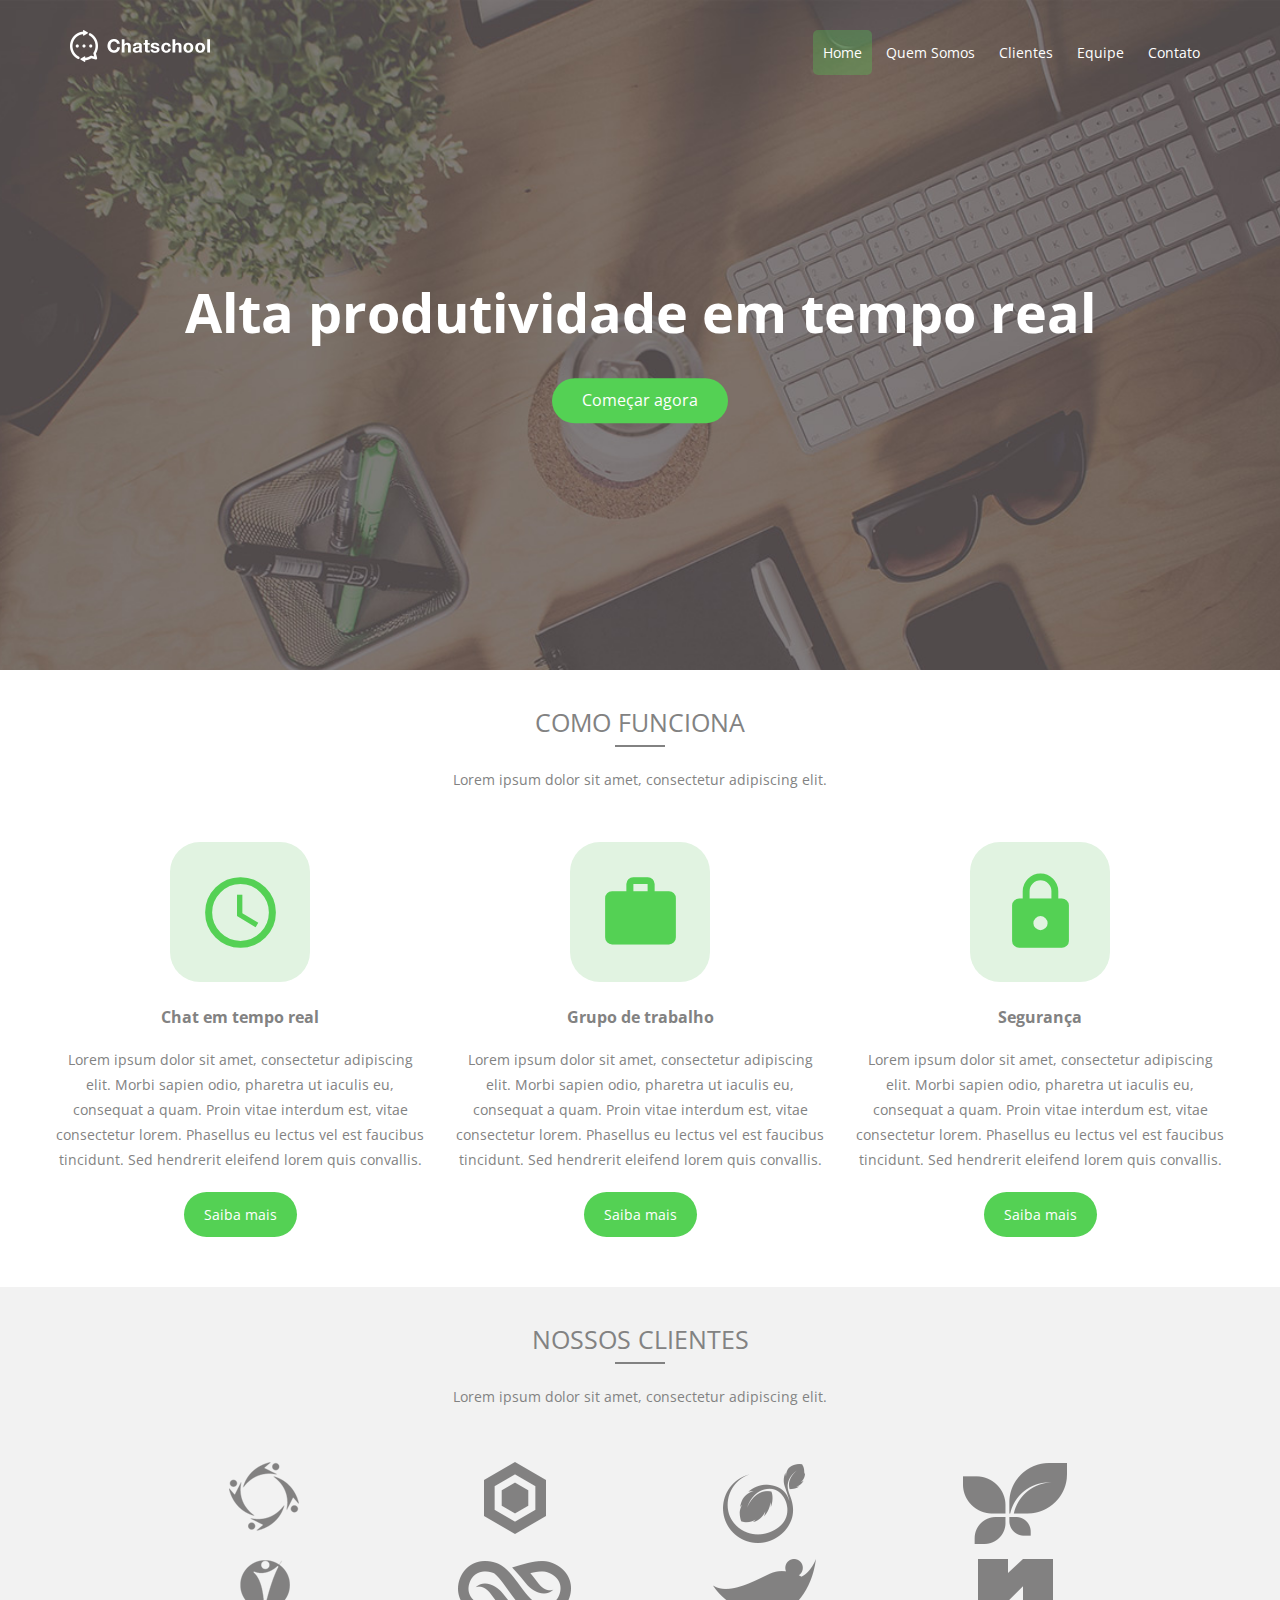
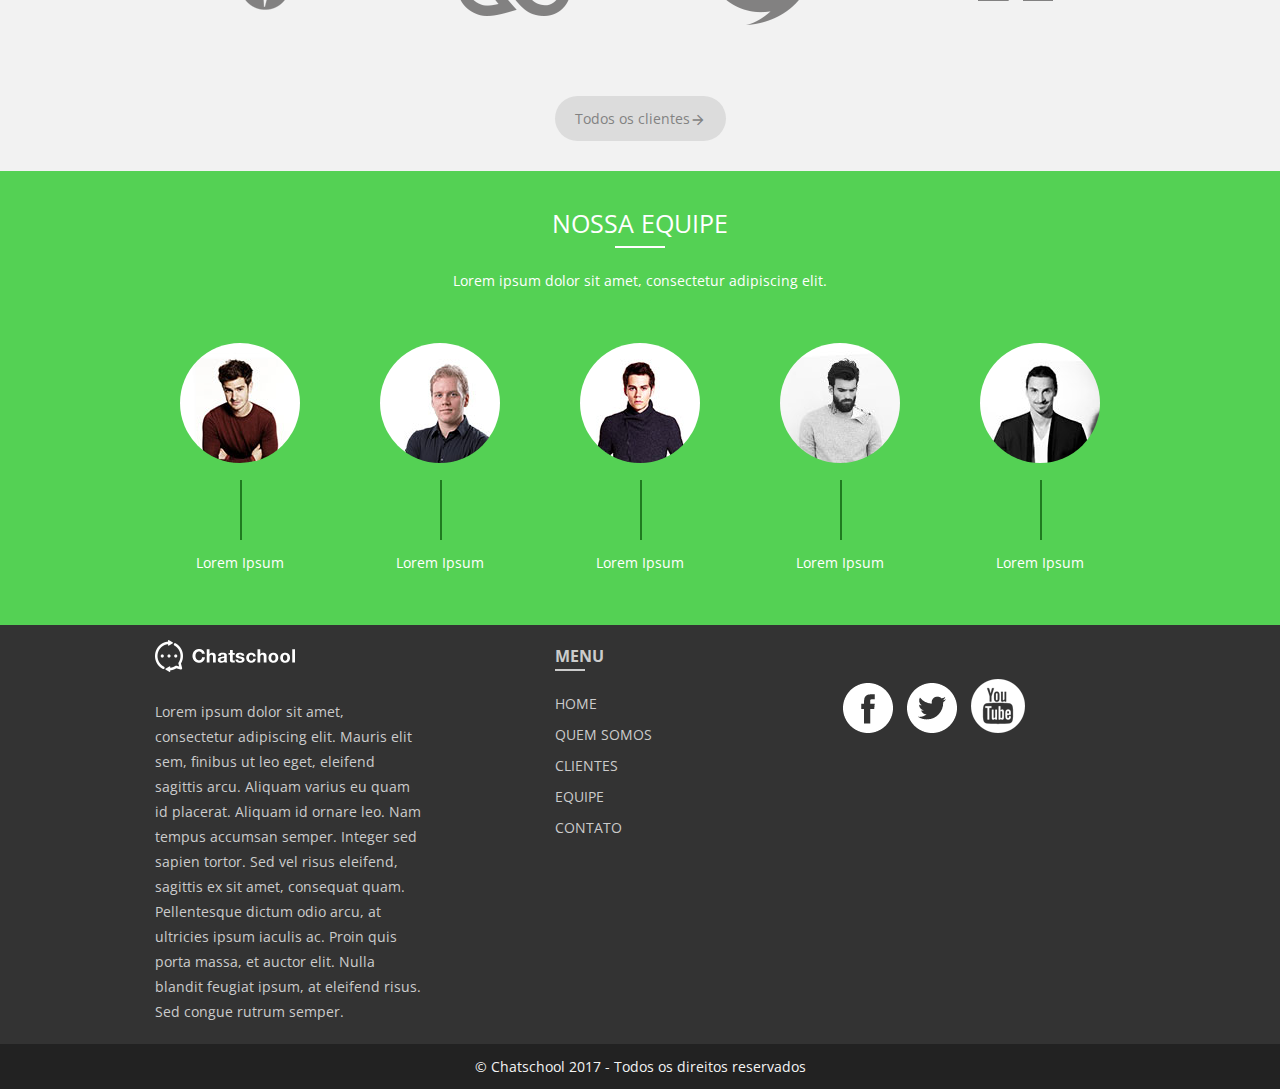
<file: index.html>
<!DOCTYPE html>
<html lang="pt-br">
<head>
  <meta charset="UTF-8">
  <meta name="viewport" content="width=device-width, initial-scale=1.0">
  <meta http-equiv="X-UA-Compatible" content="ie=edge">

  <link href="https://fonts.googleapis.com/css?family=Open+Sans" rel="stylesheet">
  <link href="https://fonts.googleapis.com/icon?family=Material+Icons" rel="stylesheet">
  <link href="css/pages/home.css" rel="stylesheet">

  <title>Chatschool</title>
</head>
<body>
  <header id="header" class="page-home">
    <div class="row">
      <div class="container">
        <div class="col col-6 col-desktop-3">
          <a href="">
            <img src="images/logo.png" alt="Logo Chatschool">
          </a>
        </div>
        <div class="col col-6 col-desktop-9">
          <nav>
            <ul>
              <li><a class="active" href="index.html">Home</a></li>
              <li><a href="quem-somos.html">Quem Somos</a></li>
              <li><a href="clientes.html">Clientes</a></li>
              <li><a href="equipe.html">Equipe</a></li>
              <li><a href="contato.html">Contato</a></li>
            </ul>
          </nav>
        </div>
      </div>
    </div>
    <div class="row">
      <div class="col col-desktop-12 title">
        <h1>Alta produtividade em tempo real</h1>
        <a class="btn" href="produto.html">Começar agora</a>
      </div>
    </div>
  </header>
  <main>
    <section id="how-it-work" class="section section-center">
      <h2>Como Funciona</h2>
      <p class="subtitle">Lorem ipsum dolor sit amet, consectetur adipiscing elit.</p>

      <div class="container">
        <div class="row">
          <div class="col col-desktop-4">
            <div class="icon-container">
              <i class="material-icons">
                schedule
              </i>
            </div>
            <h3>Chat em tempo real</h3>
            <p>Lorem ipsum dolor sit amet, consectetur adipiscing elit. Morbi sapien odio, 
              pharetra ut iaculis eu, consequat a quam. Proin vitae interdum est, vitae 
              consectetur lorem. Phasellus eu lectus vel est faucibus tincidunt. Sed 
              hendrerit eleifend lorem quis convallis.</p>
              <p><a href="" class="btn">Saiba mais</a></p>
          </div>
          <div class="col col-desktop-4">
            <div class="icon-container">
              <i class="material-icons">
                work
              </i>
            </div>
            <h3>Grupo de trabalho</h3>
            <p>Lorem ipsum dolor sit amet, consectetur adipiscing elit. Morbi sapien odio, 
              pharetra ut iaculis eu, consequat a quam. Proin vitae interdum est, vitae 
              consectetur lorem. Phasellus eu lectus vel est faucibus tincidunt. Sed 
              hendrerit eleifend lorem quis convallis.</p>
              <p><a href="" class="btn">Saiba mais</a></p>
          </div>
          <div class="col col-desktop-4">
            <div class="icon-container">
              <i class="material-icons">
                https
              </i>
            </div>
            <h3>Segurança</h3>
            <p>Lorem ipsum dolor sit amet, consectetur adipiscing elit. Morbi sapien odio, 
              pharetra ut iaculis eu, consequat a quam. Proin vitae interdum est, vitae 
              consectetur lorem. Phasellus eu lectus vel est faucibus tincidunt. Sed 
              hendrerit eleifend lorem quis convallis.</p>
              <p><a href="" class="btn">Saiba mais</a></p>
          </div>
        </div>
      </div>
    </section>
    <section id="customers" class="section section-center">
      <h2>Nossos clientes</h2>
      <p class="subtitle">Lorem ipsum dolor sit amet, consectetur adipiscing elit.</p>

      <div class="container">
        <div class="row">
          <div class="col col-desktop-3"><img src="images/clientes/icon1.png" alt=""></div>
          <div class="col col-desktop-3"><img src="images/clientes/icon2.png" alt=""></div>
          <div class="col col-desktop-3"><img src="images/clientes/icon3.png" alt=""></div>
          <div class="col col-desktop-3"><img src="images/clientes/icon4.png" alt=""></div>
        </div>
        <div class="row">
          <div class="col col-desktop-3"><img src="images/clientes/icon5.png" alt=""></div>
          <div class="col col-desktop-3"><img src="images/clientes/icon6.png" alt=""></div>
          <div class="col col-desktop-3"><img src="images/clientes/icon7.png" alt=""></div>
          <div class="col col-desktop-3"><img src="images/clientes/icon8.png" alt=""></div>
        </div>
        <div class="row">
          <div class="col col-desktop-12">
            <a href="" class="btn">Todos os clientes<i class="material-icons">arrow_forward</i></a>
          </div>
        </div>
      </div>
    </section>
    <section id="team" class="section section-center">
      <h2>Nossa Equipe</h2>
      <p class="subtitle">Lorem ipsum dolor sit amet, consectetur adipiscing elit.</p>
      <div class="container">
        <div class="row">
            <div class="col col-offset-desktop-1 col-desktop-2">
              <div class="img-box-round"><img src="images/team/team1.jpg" alt=""></div>
              <p class="img-box-label">Lorem Ipsum</p>
            </div>
            <div class="col col-desktop-2">
              <div class="img-box-round"><img src="images/team/team2.jpg" alt=""></div>
              <p class="img-box-label">Lorem Ipsum</p>
            </div>
            <div class="col col-desktop-2">
              <div class="img-box-round"><img src="images/team/team3.jpg" alt=""></div>
              <p class="img-box-label">Lorem Ipsum</p>
            </div>
            <div class="col col-desktop-2">
              <div class="img-box-round"><img src="images/team/team4.jpg" alt=""></div>
              <p class="img-box-label">Lorem Ipsum</p>
            </div>
            <div class="col col-desktop-2">
              <div class="img-box-round"><img src="images/team/team5.jpg" alt=""></div>
              <p class="img-box-label">Lorem Ipsum</p>
            </div>
        </div>
      </div>
    </section>
  </main>
  <footer id="footer">
    <div class="container">
      <div class="row">
        <div class="col col-offset-desktop-1 col-desktop-3">
          <p><a href=""><img src="images/logo.png" alt="Logo da Chatschool"></a></p>
          <p>
            Lorem ipsum dolor sit amet, consectetur adipiscing elit. Mauris elit sem, 
            finibus ut leo eget, eleifend sagittis arcu. Aliquam varius eu quam id 
            placerat. Aliquam id ornare leo. Nam tempus accumsan semper. Integer sed 
            sapien tortor. Sed vel risus eleifend, sagittis ex sit amet, consequat quam. 
            Pellentesque dictum odio arcu, at ultricies ipsum iaculis ac. Proin quis porta 
            massa, et auctor elit. Nulla blandit feugiat ipsum, at eleifend risus. Sed 
            congue rutrum semper. 
          </p>
        </div>
        <div class="col col-2 col-offset-desktop-1 col-desktop-2">
          <h3>Menu</h3>
          <nav>
            <ul>
              <li><a href="index.html">Home</a></li>
              <li><a href="quem-somos.html">Quem Somos</a></li>
              <li><a href="clientes.html">Clientes</a></li>
              <li><a href="equipe.html">Equipe</a></li>
              <li><a href="contato.html">Contato</a></li></ul>
          </nav>
        </div>
        <div class="col col-4 col-desktop-3 social">
          <a href=""><img src="images/social-facebook.png" alt=""></a>
          <a href=""><img src="images/social-twitter.png" alt=""></a>
          <a href=""><img src="images/social-youtube.png" alt=""></a>
        </div>
      </div>
    </div>
  </footer>
  <div id="copyright">
    &copy; Chatschool 2017 - Todos os direitos reservados
  </div>
</body>
</html>
</file>
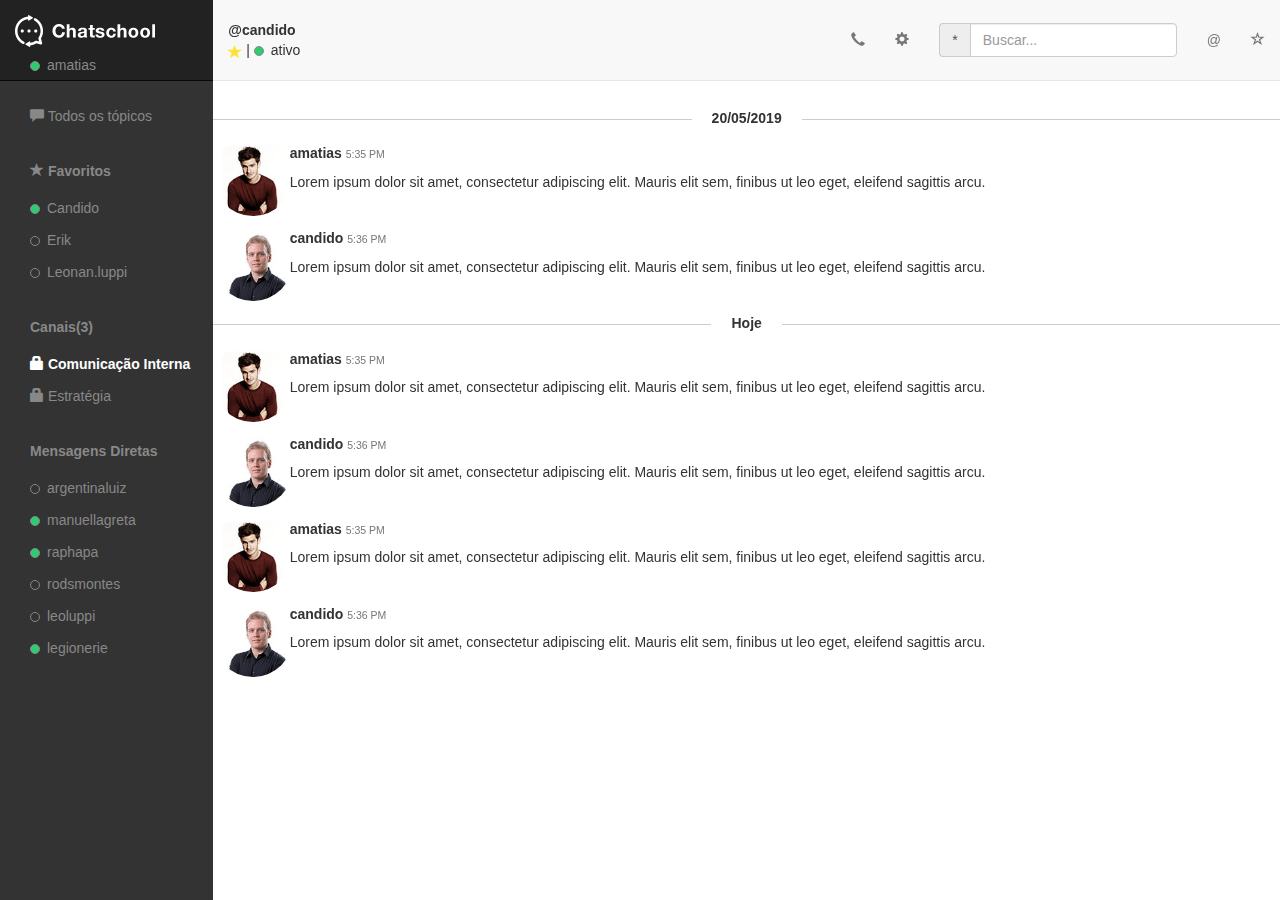
<file: projeto/index.html>
<!doctype html>
<html lang="pt-bt">
  <head>
    <!-- Required meta tags -->
    <meta charset="utf-8">
    <meta name="viewport" content="width=device-width, initial-scale=1, shrink-to-fit=no">

    <!-- Bootstrap CSS -->
    <link rel="stylesheet" href="css/bootstrap.min.css">
    <link rel="stylesheet" href="css/styles.css">

    <title>Chatschool</title>
  </head>
  <body>
    <div class="container-fluid box-100-height">
      <div class="row box-100-height">
        <section id="sidenav" class="col-md-2 box-100-height">
          <div class="navbar navbar-inverse navbar-static-top">
            <div class="container-fluid">
              <div class="navbar-header">
                <a href="" class="navbar-brand"><img src="../images/logo.png" alt=""></a>
              </div>
              <ul id="me" class="nav navbar-nav">
                <li class="online"><a href="">amatias</a></li>
              </ul>
            </div>
          </div>
          <ul class="nav nav-pills nav-stacked">
            <li class="no-status"><a href=""><span class="glyphicon glyphicon-comment"></span> Todos os tópicos</a></li>
          </ul>
          <ul class="nav nav-pills nav-stacked">
            <li class="nav-header"><span class="glyphicon glyphicon-star"></span> Favoritos</li>
            <li class="online">
              <a href="">Candido</a>
              <a href="" class="action">x</a>
            </li>
            <li>
              <a href="">Erik</a>
              <a href="" class="action">x</a>              
            </li>
            <li>
              <a href="">Leonan.luppi</a>
              <a href="" class="action">x</a>
            </li>
          </ul>
          <ul class="nav nav-pills nav-stacked">
            <li class="nav-header">Canais(3)</li>
            <li class="no-status active">
              <a href=""><span class="glyphicon glyphicon-lock"></span> Comunicação Interna</a>
              <a href="" class="action">x</a>
            </li>
            <li class="no-status">
              <a href=""><span class="glyphicon glyphicon-lock"></span> Estratégia</a>
              <a href="" class="action">x</a>
            </li>
          </ul>
          <ul class="nav nav-pills nav-stacked">
            <li class="nav-header">Mensagens Diretas</li>
            <li>
              <a href="">argentinaluiz</a>
              <a href="" class="action">x</a>
            </li>
            <li class="online">
              <a href="">manuellagreta</a>
              <a href="" class="action">x</a>
            </li>
            <li class="online">
              <a href="">raphapa</a>
              <a href="" class="action">x</a>
            </li>
            <li>
              <a href="">rodsmontes</a>
              <a href="" class="action">x</a>
            </li>
            <li>
              <a href="">leoluppi</a>
              <a href="" class="action">x</a>
            </li>
            <li class="online">
              <a href="">legionerie</a>
              <a href="" class="action">x</a>
            </li>
          </ul>
        </section>
        
        <section id="content" class="col-md-10 box-100-height">
          <div class="navbar navbar-default navbar-static-top">
            <div class="container-fluid">
              <ul id="chat-title" class="nav navbar-nav">
                <li>
                  <span>
                    <a href="" class="title">@candido</a>
                    <a href="" class="favorite"><span class="glyphicon glyphicon-star"></span> |</a>
                    <a class="status" href="">ativo</a>
                  </span>
                </li>
              </ul>
              <ul class="nav navbar-nav navbar-right">
                <li><a href=""><span class="glyphicon glyphicon-earphone"></span></a></li>
                <li><a href=""><span class="glyphicon glyphicon-cog"></span></a></li>
                <li>
                  <form action="" class="navbar-form navbar-left">
                    <div class="input-group">
                      <span class="input-group-addon">*</span>
                      <input type="text" class="form-control" placeholder="Buscar...">
                    </div>
                  </form>
                </li>
                <li><a href="">@</a></li>
                <li><a href=""><span class="glyphicon glyphicon-star-empty"></span></a></li>
              </ul>
            </div>
          </div>

          <div class="row">
            <div class="col-md-12 datetime-separator">
              <h5>20/05/2019</h5>
            </div>
          </div>

          <div class="row">
            <div class="col-md-1">
              <div class="img-box-round">
                <img src="../images/team/team1.jpg" alt="">
              </div>
            </div>
            <div class="col-md-11">
              <div class="row">
                <h5>amatias <small>5:35 PM</small></h5>
              </div>
              <div class="row">
                  Lorem ipsum dolor sit amet, consectetur adipiscing elit. Mauris elit sem, 
                  finibus ut leo eget, eleifend sagittis arcu.
              </div>
            </div>
          </div>

          <div class="row">
            <div class="col-md-1">
              <div class="img-box-round">
                <img src="../images/team/team2.jpg" alt="">
              </div>
            </div>
            <div class="col-md-11">
              <div class="row">
                <h5>candido <small>5:36 PM</small></h5>
              </div>
              <div class="row">
                  Lorem ipsum dolor sit amet, consectetur adipiscing elit. Mauris elit sem, 
                  finibus ut leo eget, eleifend sagittis arcu.
              </div>
            </div>
          </div>

          <div class="row">
            <div class="col-md-12 datetime-separator">
              <h5>Hoje</h5>
            </div>
          </div>
          <div class="row">
            <div class="col-md-1">
              <div class="img-box-round">
                <img src="../images/team/team1.jpg" alt="">
              </div>
            </div>
            <div class="col-md-11">
              <div class="row">
                <h5>amatias <small>5:35 PM</small></h5>
              </div>
              <div class="row">
                  Lorem ipsum dolor sit amet, consectetur adipiscing elit. Mauris elit sem, 
                  finibus ut leo eget, eleifend sagittis arcu.
              </div>
            </div>
          </div>

          <div class="row">
            <div class="col-md-1">
              <div class="img-box-round">
                <img src="../images/team/team2.jpg" alt="">
              </div>
            </div>
            <div class="col-md-11">
              <div class="row">
                <h5>candido <small>5:36 PM</small></h5>
              </div>
              <div class="row">
                  Lorem ipsum dolor sit amet, consectetur adipiscing elit. Mauris elit sem, 
                  finibus ut leo eget, eleifend sagittis arcu.
              </div>
            </div>
          </div>
          <div class="row">
            <div class="col-md-1">
              <div class="img-box-round">
                <img src="../images/team/team1.jpg" alt="">
              </div>
            </div>
            <div class="col-md-11">
              <div class="row">
                <h5>amatias <small>5:35 PM</small></h5>
              </div>
              <div class="row">
                  Lorem ipsum dolor sit amet, consectetur adipiscing elit. Mauris elit sem, 
                  finibus ut leo eget, eleifend sagittis arcu.
              </div>
            </div>
          </div>

          <div class="row">
            <div class="col-md-1">
              <div class="img-box-round">
                <img src="../images/team/team2.jpg" alt="">
              </div>
            </div>
            <div class="col-md-11">
              <div class="row">
                <h5>candido <small>5:36 PM</small></h5>
              </div>
              <div class="row">
                  Lorem ipsum dolor sit amet, consectetur adipiscing elit. Mauris elit sem, 
                  finibus ut leo eget, eleifend sagittis arcu.
              </div>
            </div>
          </div>
        </section>
      </div>
    </div>

    <!-- Optional JavaScript -->
    <!-- jQuery first, then Popper.js, then Bootstrap JS -->
    <script src="https://code.jquery.com/jquery-3.3.1.slim.min.js" integrity="sha384-q8i/X+965DzO0rT7abK41JStQIAqVgRVzpbzo5smXKp4YfRvH+8abtTE1Pi6jizo" crossorigin="anonymous"></script>
    <script src="https://cdnjs.cloudflare.com/ajax/libs/popper.js/1.14.7/umd/popper.min.js" integrity="sha384-UO2eT0CpHqdSJQ6hJty5KVphtPhzWj9WO1clHTMGa3JDZwrnQq4sF86dIHNDz0W1" crossorigin="anonymous"></script>
    <script src="js/bootstrap.min.js"></script>
  </body>
</html>
</file>
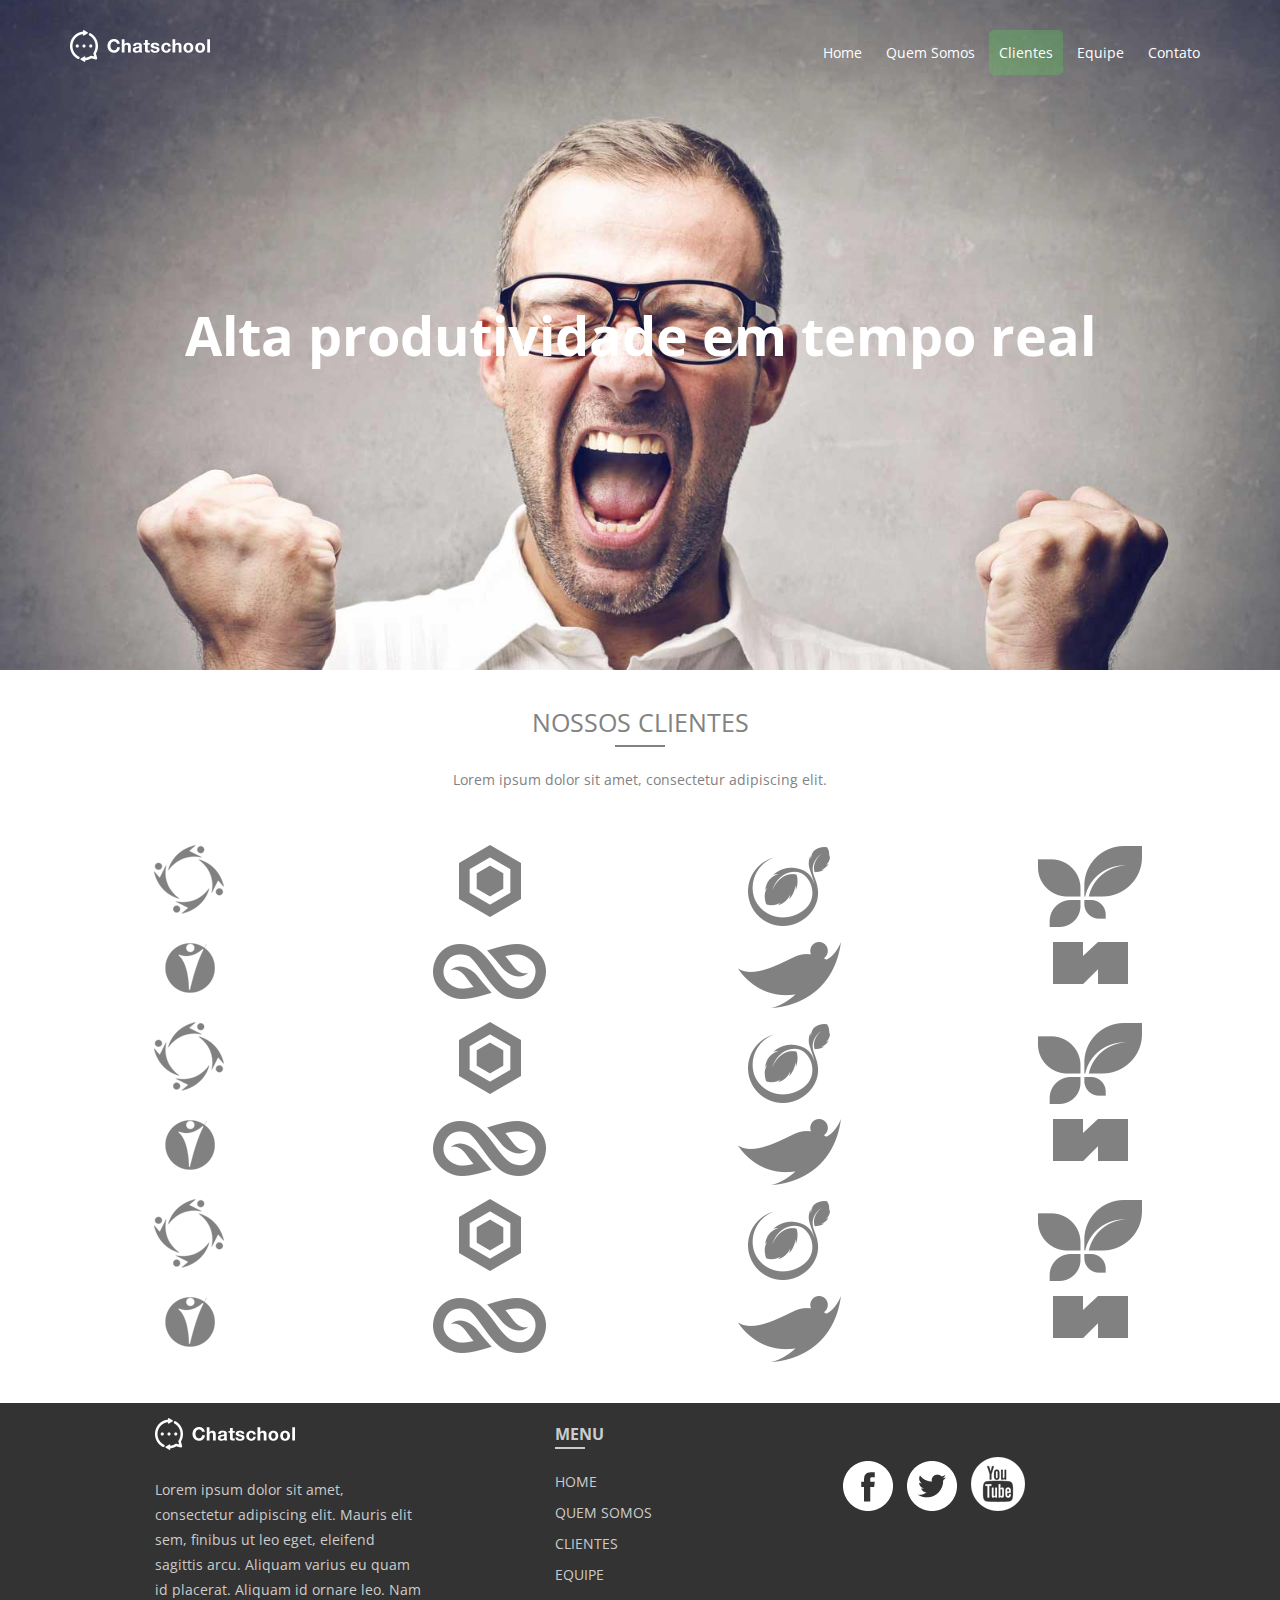
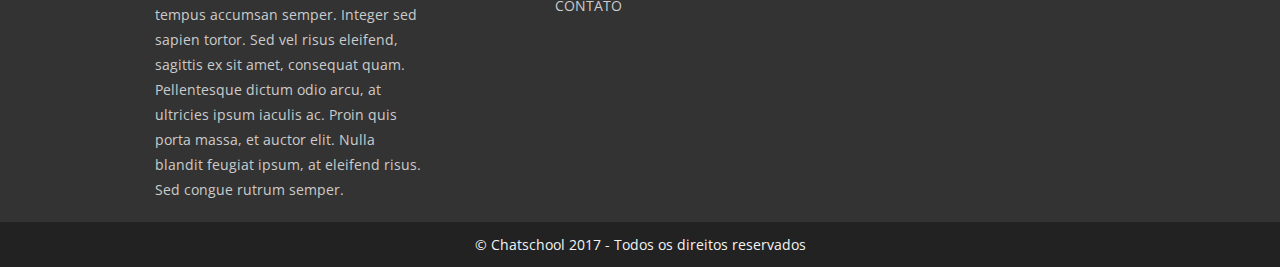
<file: clientes.html>
<!DOCTYPE html>
<html lang="pt-br">
<head>
  <meta charset="UTF-8">
  <meta name="viewport" content="width=device-width, initial-scale=1.0">
  <meta http-equiv="X-UA-Compatible" content="ie=edge">

  <link href="https://fonts.googleapis.com/css?family=Open+Sans" rel="stylesheet">
  <link href="https://fonts.googleapis.com/icon?family=Material+Icons" rel="stylesheet">
  <link href="css/pages/clientes.css" rel="stylesheet">

  <title>Clientes - Chatschool</title>
</head>
<body>
  <header id="header" class="page-clientes">
    <div class="row">
      <div class="container">
        <div class="col col-6 col-desktop-3">
          <a href="">
            <img src="images/logo.png" alt="Logo Chatschool">
          </a>
        </div>
        <div class="col col-6 col-desktop-9">
          <nav>
            <ul>
              <li><a href="index.html">Home</a></li>
              <li><a href="quem-somos.html">Quem Somos</a></li>
              <li><a class="active" href="clientes.html">Clientes</a></li>
              <li><a href="equipe.html">Equipe</a></li>
              <li><a href="contato.html">Contato</a></li>
            </ul>
          </nav>
        </div>
      </div>
    </div>
    <div class="row">
      <div class="col col-desktop-12 title">
        <h1>Alta produtividade em tempo real</h1>
      </div>
    </div>
  </header>
  <main>
    <section id="customers" class="section section-center">
      <h2>Nossos clientes</h2>
      <p class="subtitle">Lorem ipsum dolor sit amet, consectetur adipiscing elit.</p>

      <div class="container">
        <div class="row">
          <div class="col col-desktop-3 col-3"><img src="images/clientes/icon1.png" alt=""></div>
          <div class="col col-desktop-3 col-3"><img src="images/clientes/icon2.png" alt=""></div>
          <div class="col col-desktop-3 col-3"><img src="images/clientes/icon3.png" alt=""></div>
          <div class="col col-desktop-3 col-3"><img src="images/clientes/icon4.png" alt=""></div>
        </div>
        <div class="row">
          <div class="col col-desktop-3 col-3"><img src="images/clientes/icon5.png" alt=""></div>
          <div class="col col-desktop-3 col-3"><img src="images/clientes/icon6.png" alt=""></div>
          <div class="col col-desktop-3 col-3"><img src="images/clientes/icon7.png" alt=""></div>
          <div class="col col-desktop-3 col-3"><img src="images/clientes/icon8.png" alt=""></div>
        </div>
        <div class="row">
          <div class="col col-desktop-3 col-3"><img src="images/clientes/icon1.png" alt=""></div>
          <div class="col col-desktop-3 col-3"><img src="images/clientes/icon2.png" alt=""></div>
          <div class="col col-desktop-3 col-3"><img src="images/clientes/icon3.png" alt=""></div>
          <div class="col col-desktop-3 col-3"><img src="images/clientes/icon4.png" alt=""></div>
        </div>
        <div class="row">
          <div class="col col-desktop-3 col-3"><img src="images/clientes/icon5.png" alt=""></div>
          <div class="col col-desktop-3 col-3"><img src="images/clientes/icon6.png" alt=""></div>
          <div class="col col-desktop-3 col-3"><img src="images/clientes/icon7.png" alt=""></div>
          <div class="col col-desktop-3 col-3"><img src="images/clientes/icon8.png" alt=""></div>
        </div>
        <div class="row">
          <div class="col col-desktop-3 col-3"><img src="images/clientes/icon1.png" alt=""></div>
          <div class="col col-desktop-3 col-3"><img src="images/clientes/icon2.png" alt=""></div>
          <div class="col col-desktop-3 col-3"><img src="images/clientes/icon3.png" alt=""></div>
          <div class="col col-desktop-3 col-3"><img src="images/clientes/icon4.png" alt=""></div>
        </div>
        <div class="row">
          <div class="col col-desktop-3 col-3"><img src="images/clientes/icon5.png" alt=""></div>
          <div class="col col-desktop-3 col-3"><img src="images/clientes/icon6.png" alt=""></div>
          <div class="col col-desktop-3 col-3"><img src="images/clientes/icon7.png" alt=""></div>
          <div class="col col-desktop-3 col-3"><img src="images/clientes/icon8.png" alt=""></div>
        </div>
      </div>
    </section>
  </main>
  <footer id="footer">
    <div class="container">
      <div class="row">
        <div class="col col-offset-desktop-1 col-desktop-3">
          <p><a href=""><img src="images/logo.png" alt="Logo da Chatschool"></a></p>
          <p>
            Lorem ipsum dolor sit amet, consectetur adipiscing elit. Mauris elit sem, 
            finibus ut leo eget, eleifend sagittis arcu. Aliquam varius eu quam id 
            placerat. Aliquam id ornare leo. Nam tempus accumsan semper. Integer sed 
            sapien tortor. Sed vel risus eleifend, sagittis ex sit amet, consequat quam. 
            Pellentesque dictum odio arcu, at ultricies ipsum iaculis ac. Proin quis porta 
            massa, et auctor elit. Nulla blandit feugiat ipsum, at eleifend risus. Sed 
            congue rutrum semper. 
          </p>
        </div>
        <div class="col col-2 col-offset-desktop-1 col-desktop-2">
          <h3>Menu</h3>
          <nav>
            <ul>
              <li><a href="index.html">Home</a></li>
              <li><a href="quem-somos.html">Quem Somos</a></li>
              <li><a href="clientes.html">Clientes</a></li>
              <li><a href="equipe.html">Equipe</a></li>
              <li><a href="contato.html">Contato</a></li></ul>
          </nav>
        </div>
        <div class="col col-4 col-desktop-3 social">
          <a href=""><img src="images/social-facebook.png" alt=""></a>
          <a href=""><img src="images/social-twitter.png" alt=""></a>
          <a href=""><img src="images/social-youtube.png" alt=""></a>
        </div>
      </div>
    </div>
  </footer>
  <div id="copyright">
    &copy; Chatschool 2017 - Todos os direitos reservados
  </div>
</body>
</html>
</file>
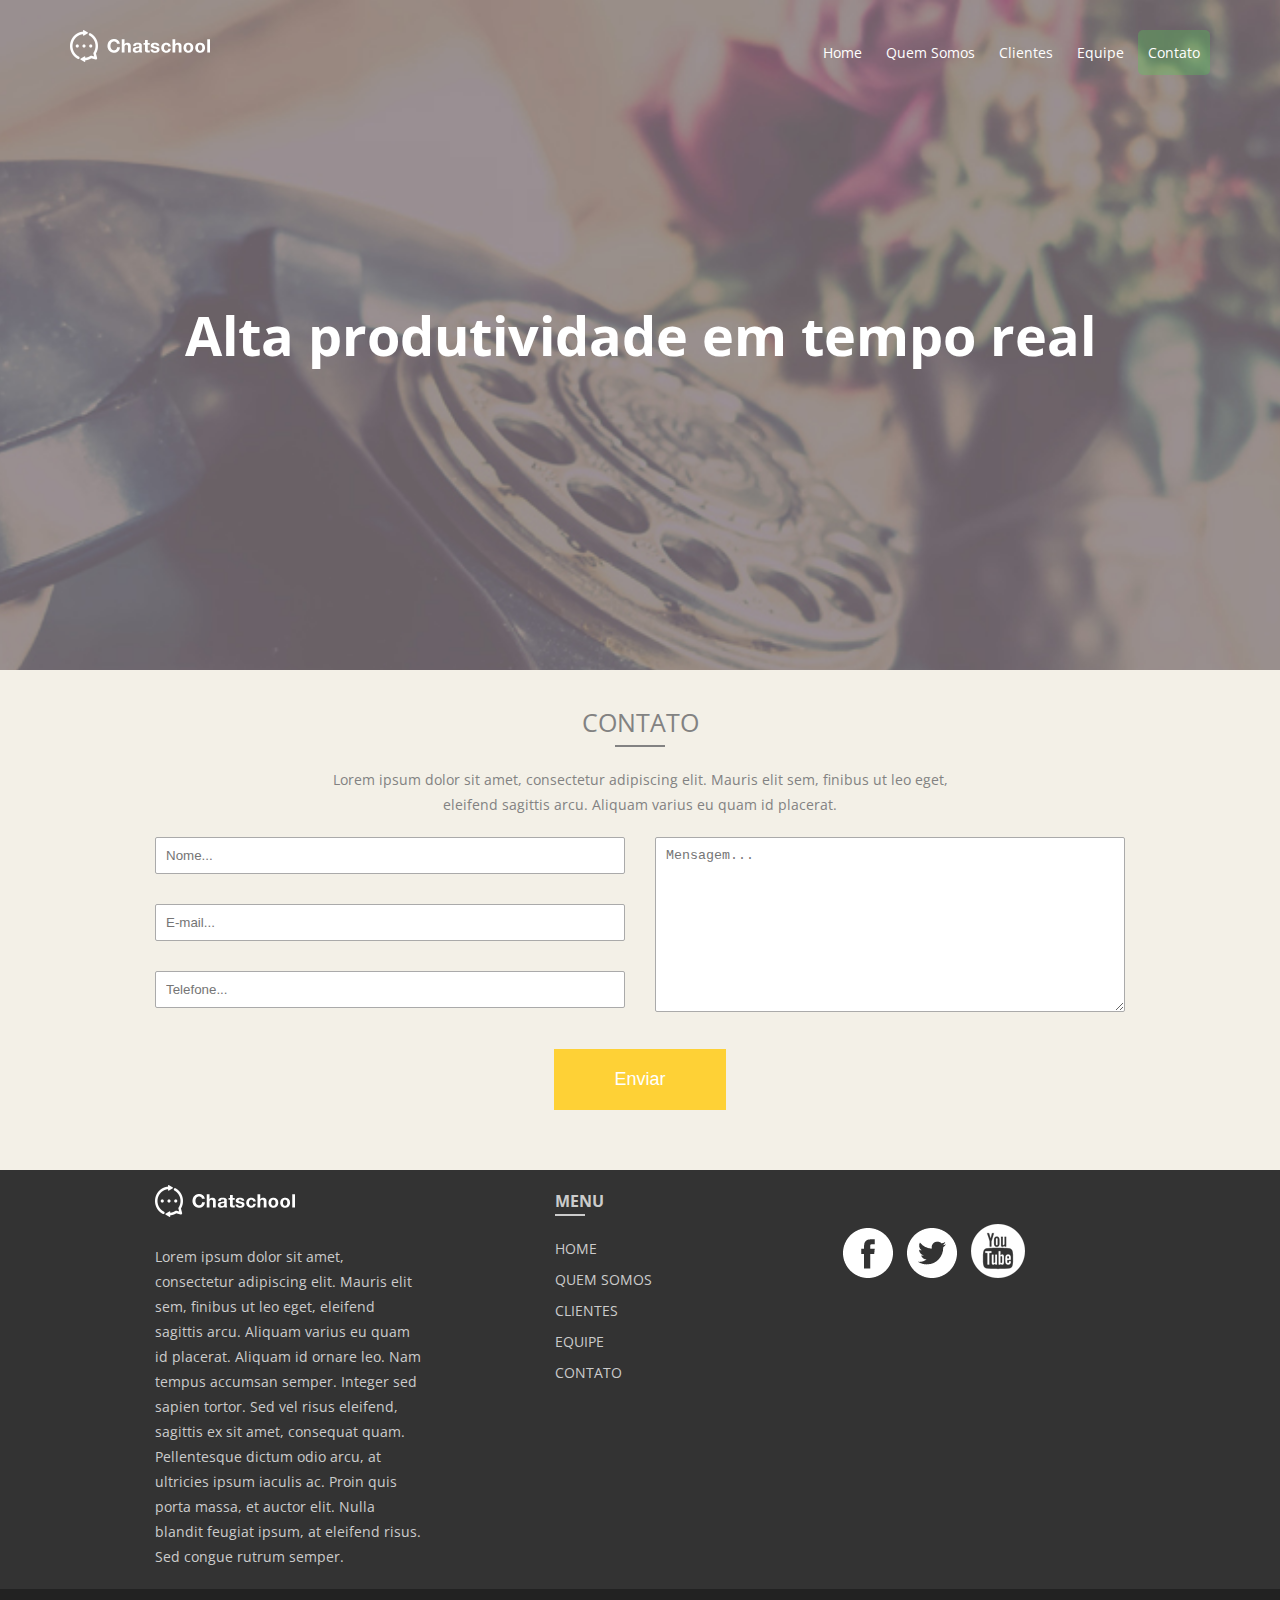
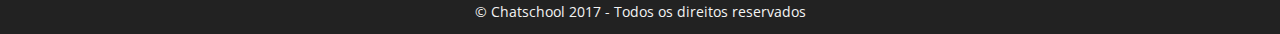
<file: contato.html>
<!DOCTYPE html>
<html lang="pt-br">
<head>
  <meta charset="UTF-8">
  <meta name="viewport" content="width=device-width, initial-scale=1.0">
  <meta http-equiv="X-UA-Compatible" content="ie=edge">

  <link href="https://fonts.googleapis.com/css?family=Open+Sans" rel="stylesheet">
  <link href="https://fonts.googleapis.com/icon?family=Material+Icons" rel="stylesheet">
  <link href="css/pages/contato.css" rel="stylesheet">

  <title>Contato - Chatschool</title>
</head>
<body>
  <header id="header" class="page-contato">
    <div class="row">
      <div class="container">
        <div class="col col-6 col-desktop-3">
          <a href="">
            <img src="images/logo.png" alt="Logo Chatschool">
          </a>
        </div>
        <div class="col col-6 col-desktop-9">
          <nav>
            <ul>
              <li><a href="index.html">Home</a></li>
              <li><a href="quem-somos.html">Quem Somos</a></li>
              <li><a href="clientes.html">Clientes</a></li>
              <li><a href="equipe.html">Equipe</a></li>
              <li><a class="active" href="contato.html">Contato</a></li>
            </ul>
          </nav>
        </div>
      </div>
    </div>
    <div class="row">
      <div class="col col-desktop-12 title">
        <h1>Alta produtividade em tempo real</h1>
      </div>
    </div>
  </header>
  <main>
    <section class="section-center">
      <h2>Contato</h2>
      <p>
        Lorem ipsum dolor sit amet, consectetur adipiscing elit. Mauris elit sem, 
        finibus ut leo eget,<br> 
        eleifend sagittis arcu. Aliquam varius eu quam id placerat.
      </p>

      <div class="container">
        <!-- https://github.com/dwyl/html-form-send-email-via-google-script-without-server -->
        <form action="https://script.google.com/macros/s/AKfycbyyz-DW5RrjFoXgPhZsuu9SC_jczBnXKImSyhgyKc5mm-Zr1qg/exec" class="row" method="POST">
          <div class="col col-6  col-desktop-5 col-offset-desktop-1">
            <div class="input-control">
              <input id="nome" type="text" name="nome" placeholder="Nome..." required>
              <label for="nome">Nome*</label>
            </div>
            <div class="input-control">
              <input id="email" type="email" name="email" placeholder="E-mail..." required>
              <label for="email">E-mail*</label>
            </div>
            <div class="input-control">
              <input id="telefone" type="number" name="telefone" placeholder="Telefone...">
              <label for="telefone">Telefone</label>
            </div>
          </div>
          <div class="col col-6  col-desktop-5">
            <div class="input-control">
              <textarea id="mensagem" name="mensagem" cols="30" rows="10" placeholder="Mensagem..."></textarea>
              <label for="mensagem">Mensagem</label>
            </div>
          </div>
          <div class="col col-6 col-desktop-12">
            <input type="submit" value="Enviar" class="btn orange">
          </div>
        </form>

      </div>
    </section>
  </main>
  <footer id="footer">
    <div class="container">
      <div class="row">
        <div class="col col-offset-desktop-1 col-desktop-3">
          <p><a href=""><img src="images/logo.png" alt="Logo da Chatschool"></a></p>
          <p>
            Lorem ipsum dolor sit amet, consectetur adipiscing elit. Mauris elit sem, 
            finibus ut leo eget, eleifend sagittis arcu. Aliquam varius eu quam id 
            placerat. Aliquam id ornare leo. Nam tempus accumsan semper. Integer sed 
            sapien tortor. Sed vel risus eleifend, sagittis ex sit amet, consequat quam. 
            Pellentesque dictum odio arcu, at ultricies ipsum iaculis ac. Proin quis porta 
            massa, et auctor elit. Nulla blandit feugiat ipsum, at eleifend risus. Sed 
            congue rutrum semper. 
          </p>
        </div>
        <div class="col col-2 col-offset-desktop-1 col-desktop-2">
          <h3>Menu</h3>
          <nav>
            <ul>
              <li><a href="index.html">Home</a></li>
              <li><a href="quem-somos.html">Quem Somos</a></li>
              <li><a href="clientes.html">Clientes</a></li>
              <li><a href="equipe.html">Equipe</a></li>
              <li><a href="contato.html">Contato</a></li></ul>
          </nav>
        </div>
        <div class="col col-4 col-desktop-3 social">
          <a href=""><img src="images/social-facebook.png" alt=""></a>
          <a href=""><img src="images/social-twitter.png" alt=""></a>
          <a href=""><img src="images/social-youtube.png" alt=""></a>
        </div>
      </div>
    </div>
  </footer>
  <div id="copyright">
    &copy; Chatschool 2017 - Todos os direitos reservados
  </div>
  <script src="https://code.jquery.com/jquery-3.4.1.min.js" integrity="sha256-CSXorXvZcTkaix6Yvo6HppcZGetbYMGWSFlBw8HfCJo=" crossorigin="anonymous"></script>
  <script>
    $('form').submit(function(e) {
      e.preventDefault();
      $('form input[type="submit"]').val("Enviando...").attr("disabled", true);
      $.ajax({
        type: $('form').attr('method'),
        url: $('form').attr('action'),
        data: $('form').serialize(),
        success: function() {
          alert('E-mail enviado com sucesso');
          $('form').trigger('reset');
          $('form input[type="submit"]').val("Enviar").attr("disabled", false);
        }
      })
    });
  </script>
</body>
</html>
</file>
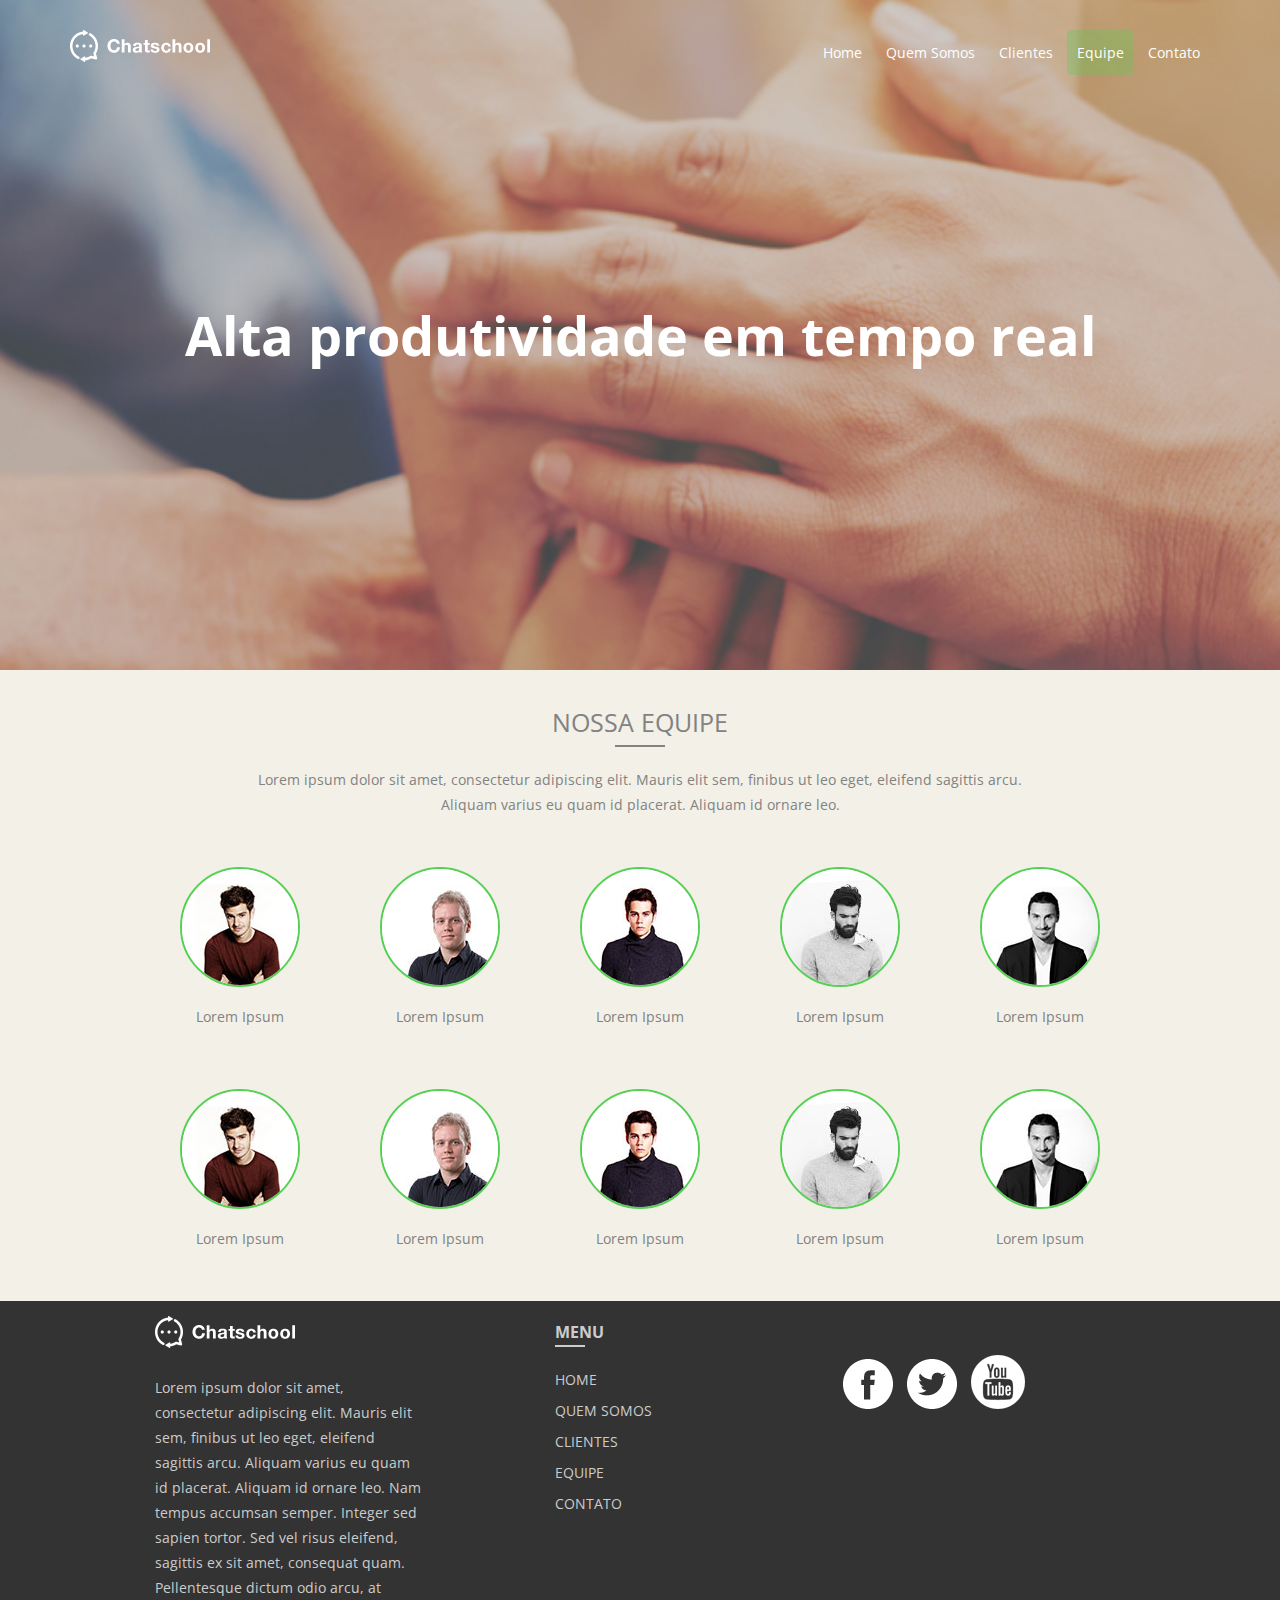
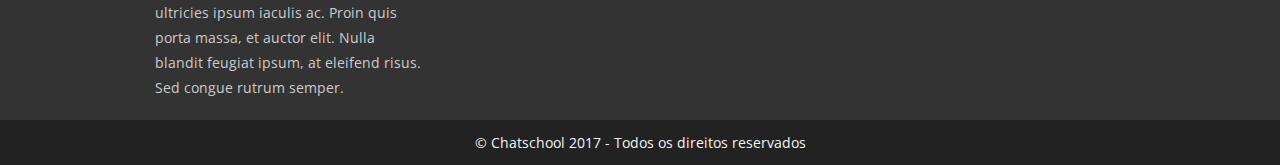
<file: equipe.html>
<!DOCTYPE html>
<html lang="pt-br">
<head>
  <meta charset="UTF-8">
  <meta name="viewport" content="width=device-width, initial-scale=1.0">
  <meta http-equiv="X-UA-Compatible" content="ie=edge">

  <link href="https://fonts.googleapis.com/css?family=Open+Sans" rel="stylesheet">
  <link href="https://fonts.googleapis.com/icon?family=Material+Icons" rel="stylesheet">
  <link href="css/pages/equipe.css" rel="stylesheet">

  <title>Equipe - Chatschool</title>
</head>
<body>
  <header id="header" class="page-equipe">
    <div class="row">
      <div class="container">
        <div class="col col-6 col-desktop-3">
          <a href="">
            <img src="images/logo.png" alt="Logo Chatschool">
          </a>
        </div>
        <div class="col col-6 col-desktop-9">
          <nav>
            <ul>
              <li><a href="index.html">Home</a></li>
              <li><a href="quem-somos.html">Quem Somos</a></li>
              <li><a href="clientes.html">Clientes</a></li>
              <li><a class="active" href="equipe.html">Equipe</a></li>
              <li><a href="contato.html">Contato</a></li>
            </ul>
          </nav>
        </div>
      </div>
    </div>
    <div class="row">
      <div class="col col-desktop-12 title">
        <h1>Alta produtividade em tempo real</h1>
      </div>
    </div>
  </header>
  <main>
    <section id="team" class="section section-center">
        <div class="container">
            <h2>Nossa Equipe</h2>
            <p class="subtitle">
                Lorem ipsum dolor sit amet, consectetur adipiscing elit. Mauris elit sem, 
                finibus ut leo eget, eleifend sagittis arcu. 
                <br>
                Aliquam varius eu quam id 
                placerat. Aliquam id ornare leo.
            </p>
            <div class="row first">
                <div class="team-member col-2 col col-offset-desktop-1 col-desktop-2">
                    <div class="img-box-round"><img src="images/team/team1.jpg" alt=""></div>
                    <p class="img-box-label">Lorem Ipsum</p>
                    <div class="description">
                      <h4>Lorem Ipsum</h4>
                      <p>
                        Lorem ipsum dolor sit amet, consectetur adipiscing elit. Mauris elit sem, 
                        finibus ut leo eget, eleifend sagittis arcu.
                      </p>
                      <div class="social">
                        <a href=""><img src="images/social-facebook.png" alt=""></a>
                        <a href=""><img src="images/social-twitter.png" alt=""></a>
                        <a href=""><img src="images/social-youtube.png" alt=""></a>
                      </div>
                    </div>
                </div>
                <div class="team-member col-2 col col-desktop-2">
                    <div class="img-box-round"><img src="images/team/team2.jpg" alt=""></div>
                    <p class="img-box-label">Lorem Ipsum</p>
                    <div class="description">
                        <h4>Lorem Ipsum</h4>
                        <p>
                          Lorem ipsum dolor sit amet, consectetur adipiscing elit. Mauris elit sem, 
                          finibus ut leo eget, eleifend sagittis arcu.
                        </p>
                        <div class="social">
                          <a href=""><img src="images/social-facebook.png" alt=""></a>
                          <a href=""><img src="images/social-twitter.png" alt=""></a>
                          <a href=""><img src="images/social-youtube.png" alt=""></a>
                        </div>
                      </div>
                </div>
                <div class="team-member col-2 col col-desktop-2">
                    <div class="img-box-round"><img src="images/team/team3.jpg" alt=""></div>
                    <p class="img-box-label">Lorem Ipsum</p>
                    <div class="description">
                        <h4>Lorem Ipsum</h4>
                        <p>
                          Lorem ipsum dolor sit amet, consectetur adipiscing elit. Mauris elit sem, 
                          finibus ut leo eget, eleifend sagittis arcu.
                        </p>
                        <div class="social">
                          <a href=""><img src="images/social-facebook.png" alt=""></a>
                          <a href=""><img src="images/social-twitter.png" alt=""></a>
                          <a href=""><img src="images/social-youtube.png" alt=""></a>
                        </div>
                      </div>
                </div>
                <div class="team-member col-2 col col-desktop-2">
                    <div class="img-box-round"><img src="images/team/team4.jpg" alt=""></div>
                    <p class="img-box-label">Lorem Ipsum</p>
                    <div class="description">
                        <h4>Lorem Ipsum</h4>
                        <p>
                          Lorem ipsum dolor sit amet, consectetur adipiscing elit. Mauris elit sem, 
                          finibus ut leo eget, eleifend sagittis arcu.
                        </p>
                        <div class="social">
                          <a href=""><img src="images/social-facebook.png" alt=""></a>
                          <a href=""><img src="images/social-twitter.png" alt=""></a>
                          <a href=""><img src="images/social-youtube.png" alt=""></a>
                        </div>
                      </div>
                </div>
                <div class="team-member col-2 col col-desktop-2">
                    <div class="img-box-round"><img src="images/team/team5.jpg" alt=""></div>
                    <p class="img-box-label">Lorem Ipsum</p>
                    <div class="description">
                        <h4>Lorem Ipsum</h4>
                        <p>
                          Lorem ipsum dolor sit amet, consectetur adipiscing elit. Mauris elit sem, 
                          finibus ut leo eget, eleifend sagittis arcu.
                        </p>
                        <div class="social">
                          <a href=""><img src="images/social-facebook.png" alt=""></a>
                          <a href=""><img src="images/social-twitter.png" alt=""></a>
                          <a href=""><img src="images/social-youtube.png" alt=""></a>
                        </div>
                      </div>
                </div>
            </div>
            <div class="row">
                <div class="team-member col-2 col col-offset-desktop-1 col-desktop-2">
                    <div class="img-box-round"><img src="images/team/team1.jpg" alt=""></div>
                    <p class="img-box-label">Lorem Ipsum</p>
                    <div class="description">
                        <h4>Lorem Ipsum</h4>
                        <p>
                          Lorem ipsum dolor sit amet, consectetur adipiscing elit. Mauris elit sem, 
                          finibus ut leo eget, eleifend sagittis arcu.
                        </p>
                        <div class="social">
                          <a href=""><img src="images/social-facebook.png" alt=""></a>
                          <a href=""><img src="images/social-twitter.png" alt=""></a>
                          <a href=""><img src="images/social-youtube.png" alt=""></a>
                        </div>
                      </div>
                </div>
                <div class="team-member col-2 col col-desktop-2">
                    <div class="img-box-round"><img src="images/team/team2.jpg" alt=""></div>
                    <p class="img-box-label">Lorem Ipsum</p>
                    <div class="description">
                        <h4>Lorem Ipsum</h4>
                        <p>
                          Lorem ipsum dolor sit amet, consectetur adipiscing elit. Mauris elit sem, 
                          finibus ut leo eget, eleifend sagittis arcu.
                        </p>
                        <div class="social">
                          <a href=""><img src="images/social-facebook.png" alt=""></a>
                          <a href=""><img src="images/social-twitter.png" alt=""></a>
                          <a href=""><img src="images/social-youtube.png" alt=""></a>
                        </div>
                      </div>
                </div>
                <div class="team-member col-2 col col-desktop-2">
                    <div class="img-box-round"><img src="images/team/team3.jpg" alt=""></div>
                    <p class="img-box-label">Lorem Ipsum</p>
                    <div class="description">
                        <h4>Lorem Ipsum</h4>
                        <p>
                          Lorem ipsum dolor sit amet, consectetur adipiscing elit. Mauris elit sem, 
                          finibus ut leo eget, eleifend sagittis arcu.
                        </p>
                        <div class="social">
                          <a href=""><img src="images/social-facebook.png" alt=""></a>
                          <a href=""><img src="images/social-twitter.png" alt=""></a>
                          <a href=""><img src="images/social-youtube.png" alt=""></a>
                        </div>
                      </div>
                </div>
                <div class="team-member col-2 col col-desktop-2">
                    <div class="img-box-round"><img src="images/team/team4.jpg" alt=""></div>
                    <p class="img-box-label">Lorem Ipsum</p>
                    <div class="description">
                        <h4>Lorem Ipsum</h4>
                        <p>
                          Lorem ipsum dolor sit amet, consectetur adipiscing elit. Mauris elit sem, 
                          finibus ut leo eget, eleifend sagittis arcu.
                        </p>
                        <div class="social">
                          <a href=""><img src="images/social-facebook.png" alt=""></a>
                          <a href=""><img src="images/social-twitter.png" alt=""></a>
                          <a href=""><img src="images/social-youtube.png" alt=""></a>
                        </div>
                      </div>
                </div>
                <div class="team-member col-2 col col-desktop-2">
                    <div class="img-box-round"><img src="images/team/team5.jpg" alt=""></div>
                    <p class="img-box-label">Lorem Ipsum</p>
                    <div class="description">
                        <h4>Lorem Ipsum</h4>
                        <p>
                          Lorem ipsum dolor sit amet, consectetur adipiscing elit. Mauris elit sem, 
                          finibus ut leo eget, eleifend sagittis arcu.
                        </p>
                        <div class="social">
                          <a href=""><img src="images/social-facebook.png" alt=""></a>
                          <a href=""><img src="images/social-twitter.png" alt=""></a>
                          <a href=""><img src="images/social-youtube.png" alt=""></a>
                        </div>
                      </div>
                </div>
            </div>
        </div>
                    
    </section>
  </main>
  <footer id="footer">
    <div class="container">
      <div class="row">
        <div class="col col-offset-desktop-1 col-desktop-3">
          <p><a href=""><img src="images/logo.png" alt="Logo da Chatschool"></a></p>
          <p>
            Lorem ipsum dolor sit amet, consectetur adipiscing elit. Mauris elit sem, 
            finibus ut leo eget, eleifend sagittis arcu. Aliquam varius eu quam id 
            placerat. Aliquam id ornare leo. Nam tempus accumsan semper. Integer sed 
            sapien tortor. Sed vel risus eleifend, sagittis ex sit amet, consequat quam. 
            Pellentesque dictum odio arcu, at ultricies ipsum iaculis ac. Proin quis porta 
            massa, et auctor elit. Nulla blandit feugiat ipsum, at eleifend risus. Sed 
            congue rutrum semper. 
          </p>
        </div>
        <div class="col col-2 col-offset-desktop-1 col-desktop-2">
          <h3>Menu</h3>
          <nav>
            <ul>
              <li><a href="index.html">Home</a></li>
              <li><a href="quem-somos.html">Quem Somos</a></li>
              <li><a href="clientes.html">Clientes</a></li>
              <li><a href="equipe.html">Equipe</a></li>
              <li><a href="contato.html">Contato</a></li></ul>
          </nav>
        </div>
        <div class="col col-4 col-desktop-3 social">
          <a href=""><img src="images/social-facebook.png" alt=""></a>
          <a href=""><img src="images/social-twitter.png" alt=""></a>
          <a href=""><img src="images/social-youtube.png" alt=""></a>
        </div>
      </div>
    </div>
  </footer>
  <div id="copyright">
    &copy; Chatschool 2017 - Todos os direitos reservados
  </div>
</body>
</html>
</file>
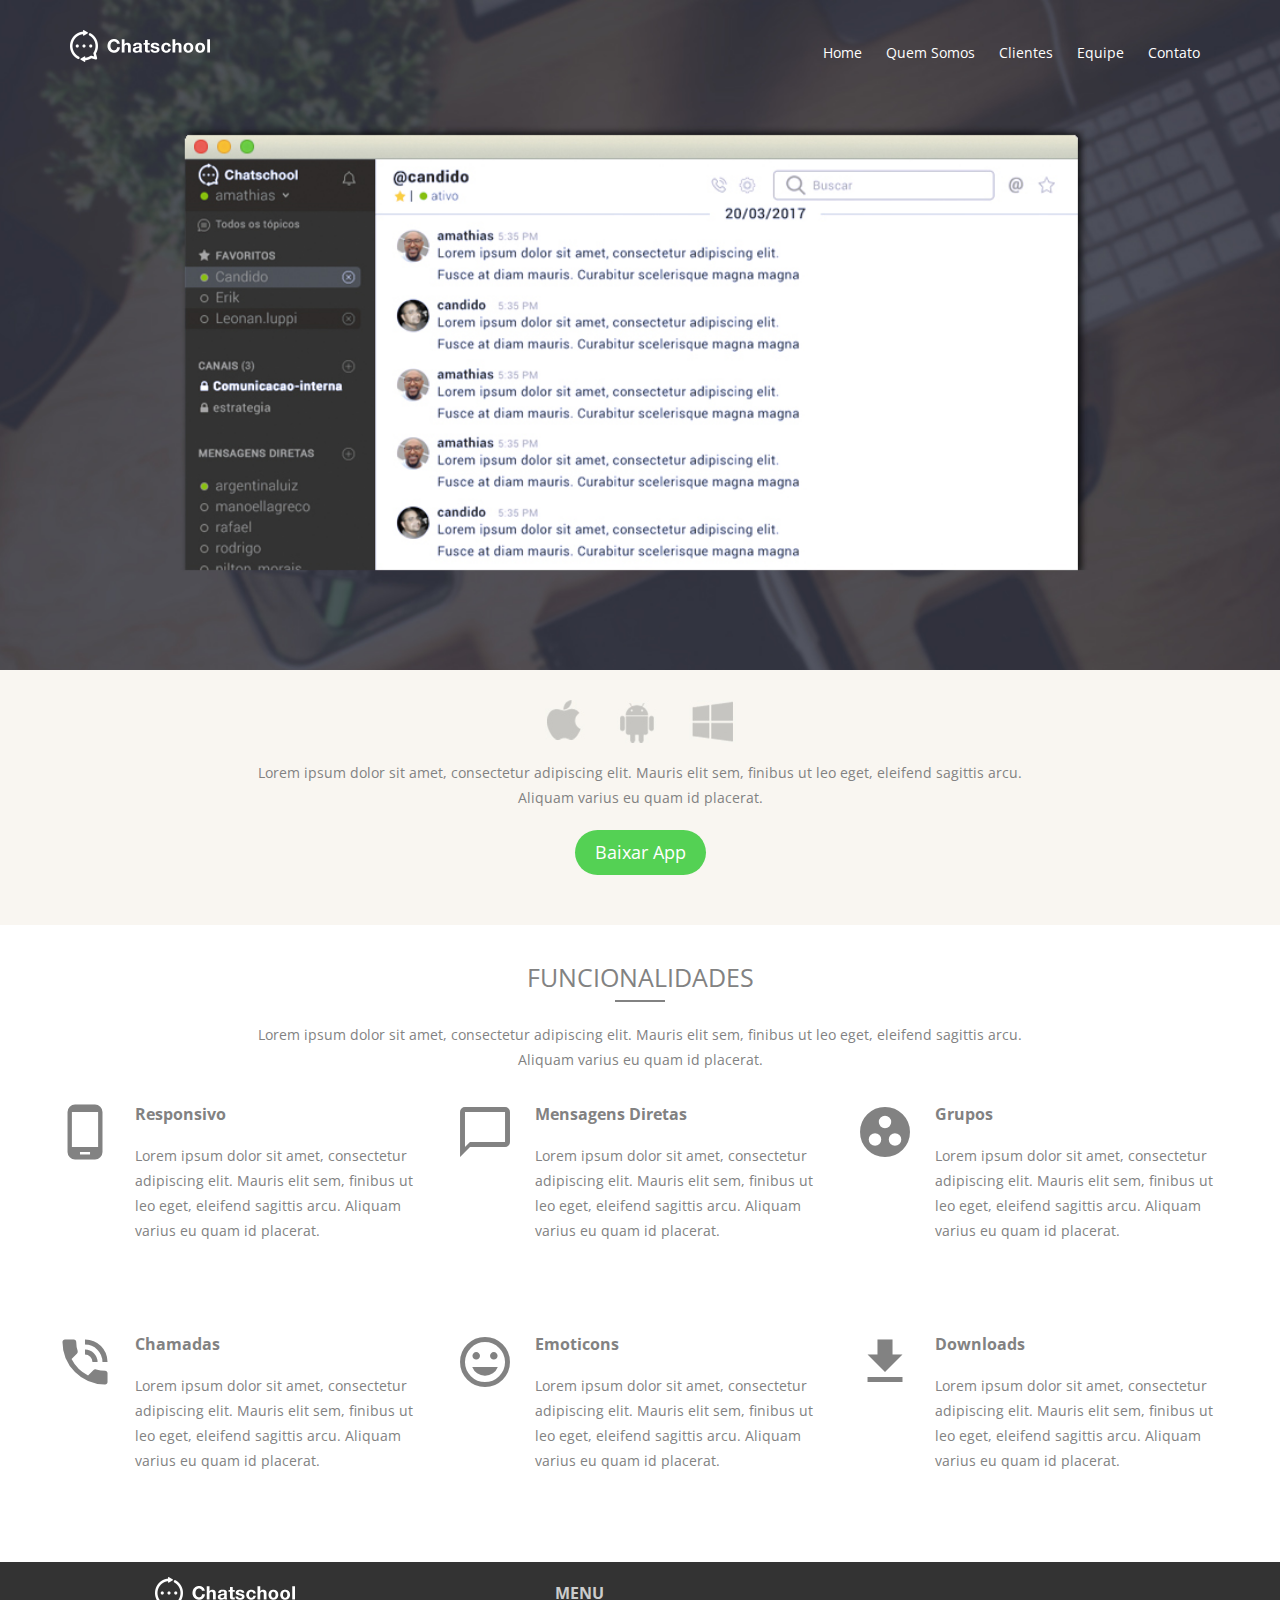
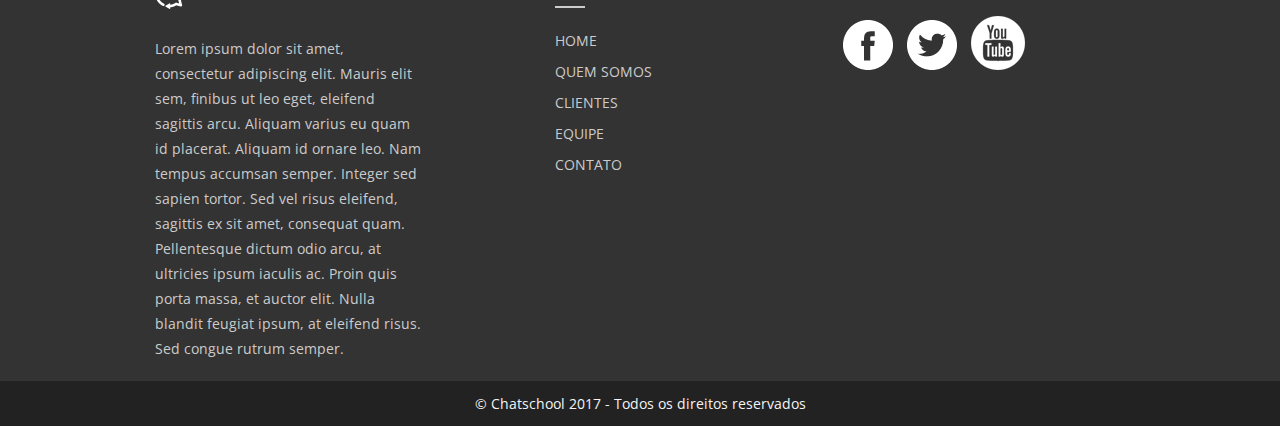
<file: produto.html>
<!DOCTYPE html>
<html lang="pt-br">
<head>
  <meta charset="UTF-8">
  <meta name="viewport" content="width=device-width, initial-scale=1.0">
  <meta http-equiv="X-UA-Compatible" content="ie=edge">

  <link href="https://fonts.googleapis.com/css?family=Open+Sans" rel="stylesheet">
  <link href="https://fonts.googleapis.com/icon?family=Material+Icons" rel="stylesheet">
  <link href="css/pages/produto.css" rel="stylesheet">

  <title>Produto - Chatschool</title>
</head>
<body>
  <header id="header" class="page-produto">
    <div class="row">
      <div class="container">
        <div class="col col-6 col-desktop-3">
          <a href="">
            <img src="images/logo.png" alt="Logo Chatschool">
          </a>
        </div>
        <div class="col col-6 col-desktop-9">
          <nav>
            <ul>
              <li><a href="index.html">Home</a></li>
              <li><a href="quem-somos.html">Quem Somos</a></li>
              <li><a href="clientes.html">Clientes</a></li>
              <li><a href="equipe.html">Equipe</a></li>
              <li><a href="contato.html">Contato</a></li>
            </ul>
          </nav>
        </div>
      </div>
    </div>
  </header>
  <main>
    <section class="section section-center" id="download">
      <img src="images/produto_download.jpg" alt="">
      <p>
        Lorem ipsum dolor sit amet, consectetur adipiscing elit. Mauris elit sem, 
        finibus ut leo eget, eleifend sagittis arcu.<br>Aliquam varius eu quam id 
        placerat.
      </p>
      <p><a href="" class="btn">Baixar App</a></p>
    </section>
    <section class="section section-center" id="funcionalidades">
      <h2>funcionalidades</h2>
      <p>
        Lorem ipsum dolor sit amet, consectetur adipiscing elit. Mauris elit sem, 
        finibus ut leo eget, eleifend sagittis arcu.<br>Aliquam varius eu quam id 
        placerat.
      </p>
      
      <div class="container text-left">
        <div class="row">
          <div class="col col-desktop-4">
            <i class="material-icons">phone_android</i>
            <h3>Responsivo</h3>
            <p>
              Lorem ipsum dolor sit amet, consectetur adipiscing elit. Mauris elit sem, 
              finibus ut leo eget, eleifend sagittis arcu. Aliquam varius eu quam id placerat.
            </p>
          </div>
          <div class="col col-desktop-4">
            <i class="material-icons">chat_bubble_outline</i>
            <h3>Mensagens Diretas</h3>
            <p>
              Lorem ipsum dolor sit amet, consectetur adipiscing elit. Mauris elit sem, 
              finibus ut leo eget, eleifend sagittis arcu. Aliquam varius eu quam id placerat.
            </p>
          </div>
          <div class="col col-desktop-4">
            <i class="material-icons">group_work</i>
            <h3>Grupos</h3>
            <p>
              Lorem ipsum dolor sit amet, consectetur adipiscing elit. Mauris elit sem, 
              finibus ut leo eget, eleifend sagittis arcu. Aliquam varius eu quam id placerat.
            </p>
          </div>
        </div>
        <div class="row">
          <div class="col col-desktop-4">
            <i class="material-icons">phone_in_talk</i>
            <h3>Chamadas</h3>
            <p>
              Lorem ipsum dolor sit amet, consectetur adipiscing elit. Mauris elit sem, 
              finibus ut leo eget, eleifend sagittis arcu. Aliquam varius eu quam id placerat.
            </p>
          </div>
          <div class="col col-desktop-4">
            <i class="material-icons">insert_emoticon</i>
            <h3>Emoticons</h3>
            <p>
              Lorem ipsum dolor sit amet, consectetur adipiscing elit. Mauris elit sem, 
              finibus ut leo eget, eleifend sagittis arcu. Aliquam varius eu quam id placerat.
            </p>
          </div>
          <div class="col col-desktop-4">
            <i class="material-icons">file_download</i>
            <h3>Downloads</h3>
            <p>
              Lorem ipsum dolor sit amet, consectetur adipiscing elit. Mauris elit sem, 
              finibus ut leo eget, eleifend sagittis arcu. Aliquam varius eu quam id placerat.
            </p>
          </div>
        </div>
      </div>
    </section>
  </main>
  <footer id="footer">
    <div class="container">
      <div class="row">
        <div class="col col-offset-desktop-1 col-desktop-3">
          <p><a href=""><img src="images/logo.png" alt="Logo da Chatschool"></a></p>
          <p>
            Lorem ipsum dolor sit amet, consectetur adipiscing elit. Mauris elit sem, 
            finibus ut leo eget, eleifend sagittis arcu. Aliquam varius eu quam id 
            placerat. Aliquam id ornare leo. Nam tempus accumsan semper. Integer sed 
            sapien tortor. Sed vel risus eleifend, sagittis ex sit amet, consequat quam. 
            Pellentesque dictum odio arcu, at ultricies ipsum iaculis ac. Proin quis porta 
            massa, et auctor elit. Nulla blandit feugiat ipsum, at eleifend risus. Sed 
            congue rutrum semper. 
          </p>
        </div>
        <div class="col col-2 col-offset-desktop-1 col-desktop-2">
          <h3>Menu</h3>
          <nav>
            <ul>
              <li><a href="index.html">Home</a></li>
              <li><a href="quem-somos.html">Quem Somos</a></li>
              <li><a href="clientes.html">Clientes</a></li>
              <li><a href="equipe.html">Equipe</a></li>
              <li><a href="contato.html">Contato</a></li></ul>
          </nav>
        </div>
        <div class="col col-4 col-desktop-3 social">
          <a href=""><img src="images/social-facebook.png" alt=""></a>
          <a href=""><img src="images/social-twitter.png" alt=""></a>
          <a href=""><img src="images/social-youtube.png" alt=""></a>
        </div>
      </div>
    </div>
  </footer>
  <div id="copyright">
    &copy; Chatschool 2017 - Todos os direitos reservados
  </div>
</body>
</html>
</file>
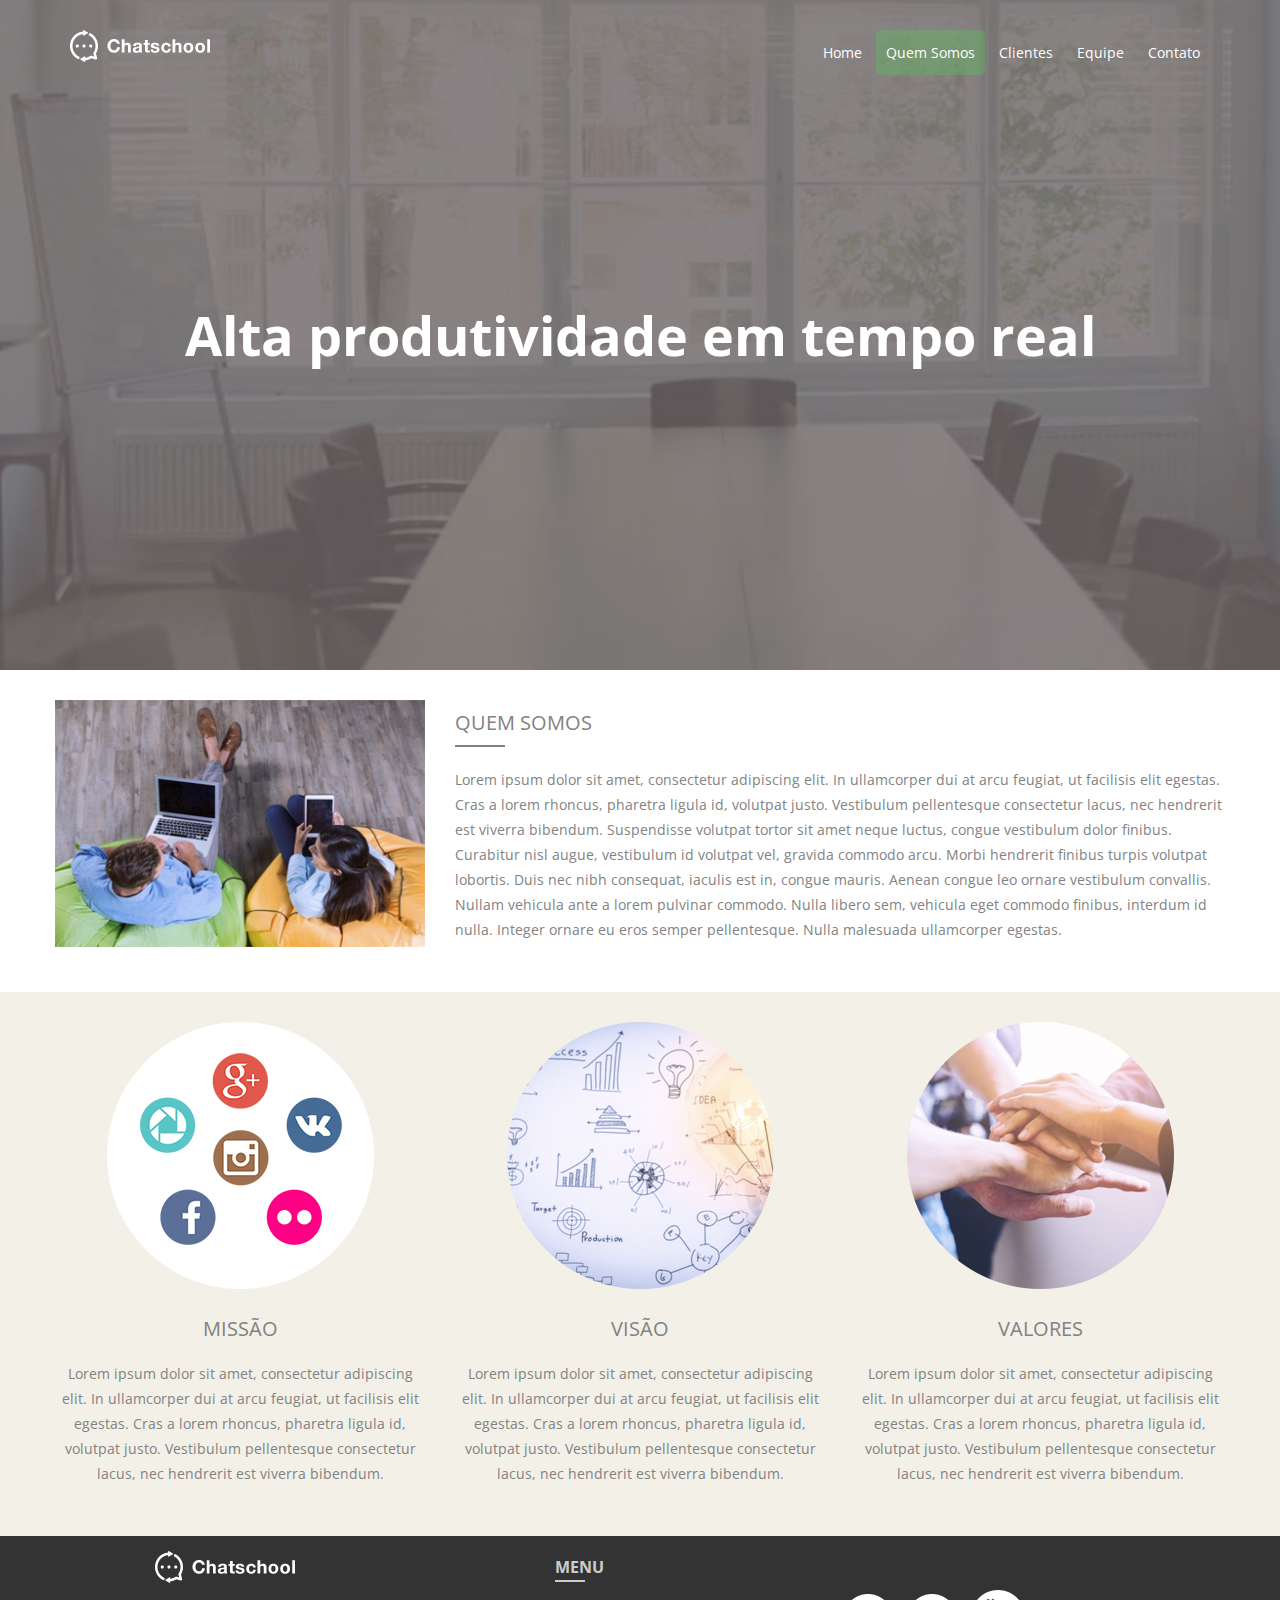
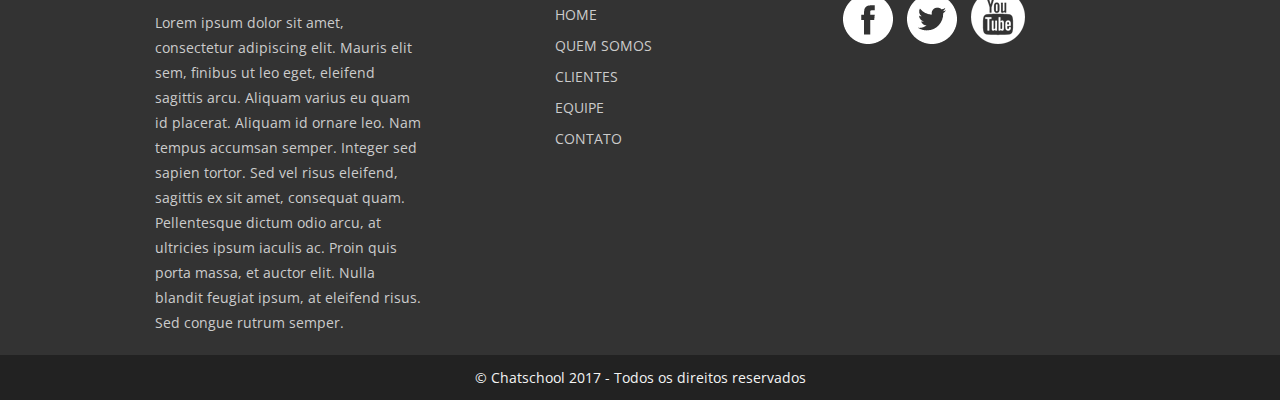
<file: quem-somos.html>
<!DOCTYPE html>
<html lang="pt-br">
<head>
  <meta charset="UTF-8">
  <meta name="viewport" content="width=device-width, initial-scale=1.0">
  <meta http-equiv="X-UA-Compatible" content="ie=edge">

  <link href="https://fonts.googleapis.com/css?family=Open+Sans" rel="stylesheet">
  <link href="https://fonts.googleapis.com/icon?family=Material+Icons" rel="stylesheet">
  <link href="css/pages/quem-somos.css" rel="stylesheet">

  <title>Quem Somos - Chatschool</title>
</head>
<body>
  <header id="header" class="page-quem-somos">
    <div class="row">
      <div class="container">
        <div class="col col-6 col-desktop-3">
          <a href="">
            <img src="images/logo.png" alt="Logo Chatschool">
          </a>
        </div>
        <div class="col col-6 col-desktop-9">
          <nav>
            <ul>
              <li><a href="index.html">Home</a></li>
              <li><a class="active" href="quem-somos.html">Quem Somos</a></li>
              <li><a href="clientes.html">Clientes</a></li>
              <li><a href="equipe.html">Equipe</a></li>
              <li><a href="contato.html">Contato</a></li>
            </ul>
          </nav>
        </div>
      </div>
    </div>
    <div class="row">
      <div class="col col-desktop-12 title">
        <h1>Alta produtividade em tempo real</h1>
      </div>
    </div>
  </header>
  <main>
    <section class="section" id="intro">
        <div class="container">
            <div class="row">
                <div id="img-box" class="col col-6 col-desktop-4">
                    <img src="images/quem-somos/quem-somos_01.jpg" alt="">
                </div>
                <div class="col col-desktop-8">
                    <h2>Quem Somos</h2>
                    <p>
                        Lorem ipsum dolor sit amet, consectetur adipiscing elit. In ullamcorper 
                        dui at arcu feugiat, ut facilisis elit egestas. Cras a lorem rhoncus, 
                        pharetra ligula id, volutpat justo. Vestibulum pellentesque consectetur 
                        lacus, nec hendrerit est viverra bibendum. Suspendisse volutpat tortor 
                        sit amet neque luctus, congue vestibulum dolor finibus. Curabitur nisl 
                        augue, vestibulum id volutpat vel, gravida commodo arcu. Morbi hendrerit 
                        finibus turpis volutpat lobortis. Duis nec nibh consequat, iaculis est 
                        in, congue mauris. Aenean congue leo ornare vestibulum convallis. Nullam 
                        vehicula ante a lorem pulvinar commodo. Nulla libero sem, vehicula eget 
                        commodo finibus, interdum id nulla. Integer ornare eu eros semper 
                        pellentesque. Nulla malesuada ullamcorper egestas. 
                    </p>
                </div>
            </div>
        </div>
    </section>
    <section class="section section-center" id="valores">
        <div class="container">
            <div class="row">
                <div class="col col-desktop-4">
                    <img src="images/quem-somos/quem-somos_02.jpg" alt="">
                    <h2>Missão</h2>
                    <p>
                        Lorem ipsum dolor sit amet, consectetur adipiscing elit. In ullamcorper 
                        dui at arcu feugiat, ut facilisis elit egestas. Cras a lorem rhoncus, 
                        pharetra ligula id, volutpat justo. Vestibulum pellentesque consectetur 
                        lacus, nec hendrerit est viverra bibendum.
                    </p>
                </div>
                <div class="col col-desktop-4">
                    <img src="images/quem-somos/quem-somos_03.jpg" alt="">
                    <h2>Visão</h2>
                    <p>
                        Lorem ipsum dolor sit amet, consectetur adipiscing elit. In ullamcorper 
                        dui at arcu feugiat, ut facilisis elit egestas. Cras a lorem rhoncus, 
                        pharetra ligula id, volutpat justo. Vestibulum pellentesque consectetur 
                        lacus, nec hendrerit est viverra bibendum.
                    </p>
                </div>
                <div class="col col-desktop-4">
                    <img src="images/quem-somos/quem-somos_04.jpg" alt="">
                    <h2>Valores</h2>
                    <p>
                        Lorem ipsum dolor sit amet, consectetur adipiscing elit. In ullamcorper 
                        dui at arcu feugiat, ut facilisis elit egestas. Cras a lorem rhoncus, 
                        pharetra ligula id, volutpat justo. Vestibulum pellentesque consectetur 
                        lacus, nec hendrerit est viverra bibendum.
                    </p>
                </div>
            </div>
        </div>
    </section>
  </main>
  <footer id="footer">
    <div class="container">
      <div class="row">
        <div class="col col-offset-desktop-1 col-desktop-3">
          <p><a href=""><img src="images/logo.png" alt="Logo da Chatschool"></a></p>
          <p>
            Lorem ipsum dolor sit amet, consectetur adipiscing elit. Mauris elit sem, 
            finibus ut leo eget, eleifend sagittis arcu. Aliquam varius eu quam id 
            placerat. Aliquam id ornare leo. Nam tempus accumsan semper. Integer sed 
            sapien tortor. Sed vel risus eleifend, sagittis ex sit amet, consequat quam. 
            Pellentesque dictum odio arcu, at ultricies ipsum iaculis ac. Proin quis porta 
            massa, et auctor elit. Nulla blandit feugiat ipsum, at eleifend risus. Sed 
            congue rutrum semper. 
          </p>
        </div>
        <div class="col col-2 col-offset-desktop-1 col-desktop-2">
          <h3>Menu</h3>
          <nav>
            <ul>
              <li><a href="index.html">Home</a></li>
              <li><a href="quem-somos.html">Quem Somos</a></li>
              <li><a href="clientes.html">Clientes</a></li>
              <li><a href="equipe.html">Equipe</a></li>
              <li><a href="contato.html">Contato</a></li></ul>
          </nav>
        </div>
        <div class="col col-4 col-desktop-3 social">
          <a href=""><img src="images/social-facebook.png" alt=""></a>
          <a href=""><img src="images/social-twitter.png" alt=""></a>
          <a href=""><img src="images/social-youtube.png" alt=""></a>
        </div>
      </div>
    </div>
  </footer>
  <div id="copyright">
    &copy; Chatschool 2017 - Todos os direitos reservados
  </div>
</body>
</html>
</file>
<file: css/pages/home.css>
@import url('../styles.css');

#header.page-home {
  background-image: url(../../images/background-header.jpg);
}

#customers {
  background-color: rgb(242, 242, 242);
}

#customers .container {
  max-width: 1000px;
}

#customers .btn {
  margin-top: 60px;
  background-color: rgb(220, 220, 220);
  color: rgb(130, 130, 130);
}

#customers .btn:hover {
  margin-top: 60px;
  background-color: rgb(130, 130, 130);
  color: rgb(220, 220, 220);
}

#customers .btn .material-icons {
  vertical-align: middle;
  font-size: 16px;
}

#team {
  background-color: rgb(84, 209, 84);
  color: #fff;
}

#team h2:after {
  background-color: #fff;
}

#team .img-box-round {
  width: 120px;
  height: 120px;
}
</file>
<file: projeto/css/styles.css>
@import "../../css/icons.css";

html, body, .box-100-height {
    height: 100%;
}

#sidenav {
    background-color: #333;
    color: #888;
    padding-right: 0;
    overflow: auto;
}

#sidenav a {
    color: #888;
}

#sidenav .navbar {
    margin-left: -15px;
}

#sidenav .nav-header {
    padding: 10px 15px;
    font-weight: bold;
    margin-top: 20px;
}

#sidenav .nav-pills>li>a {
    border-radius: 0;
    padding: 5px 15px;
}

#sidenav .nav-pills>li.active>a {
    background-color: transparent;
    color: #fff;
    font-weight: bold;
}

#sidenav .nav-pills>li>a:hover, #sidenav .nav-pills>li>a:focus {
    background-color: #222;
}

#sidenav .nav>li>a:before, #chat-title a.status:before {
    content: '';
    display: inline-block;
    border: 1px solid #888;
    width: 10px;
    height: 10px;
    vertical-align: middle;
    margin-right: 7px;
    border-radius: 100%;
}

#sidenav .nav>li.no-status>a:before {
    display: none;
}


#sidenav .nav>li.online>a:before, #chat-title a.status:before {
    background-color: #2ecc71;
}

#sidenav .nav>li>a.action:before {
    display: none;
}

#sidenav .nav>li {
    position: relative;
}

#sidenav .nav>li>a.action {
    display: none;
    position: absolute;
    top: 5px;
    right: 5px;
    z-index: 99;
    font-weight: bold;
    border: 2px solid #888;
    padding: 0 5px;
    font-size: 12px;
    text-align: center;
    height: 20px;
    line-height: 16px;
    border-radius: 100%;
}

#sidenav .nav>li:hover>a.action {
    display: block;
} 

#me li a {
    padding-top: 5px;
    padding-bottom: 5px;
}

#content {
    overflow-y: auto;
    padding: 0;
}

#content .navbar-nav>li>a {
    padding-top: 30px;
    padding-bottom: 30px;
}

#content .navbar-nav>li>.navbar-form {
    padding-top: 15px;
    padding-bottom: 15px;
}

#chat-title {
    position: relative;
    height: 80px;
}

#chat-title li {
    position: absolute;
    top: 50%;
    transform: translateY(-50%);
    display: block;
}

#chat-title li span {
    white-space: nowrap;

}

#chat-title .title {
    display: block;
    font-weight: bold;
}

#chat-title li a {
    color: #333;
}

#chat-title li a.favorite span {
    color: #fde136;
    vertical-align: middle;
}

#content h5 {
    font-weight: bold;
}

#content .datetime-separator {
    position: relative;
    text-align: center;
}

#content .datetime-separator h5 {
    display: inline-block;
    background-color: #fff;
    padding: 0 20px;
}

#content .datetime-separator:before {
    content: '';
    display: block;
    width: 100%;
    border-bottom: 1px solid #ccc;
    position: absolute;
    top: 50%;
    z-index: -1;
}

.img-box-round img {
    width: 80px;
    height: 80px;
}
</file>
<file: css/pages/clientes.css>
@import url('../styles.css');

#header.page-clientes {
  background-image: url(../../images/background-clientes.jpg);
}
</file>
<file: css/pages/contato.css>
@import url(../styles.css);
@import url(../form.css);

#header.page-contato {
  background-image: url(../../images/background-contato.jpg);
}

main {
  background-color: rgb(243, 240, 231);
  padding: 30px 0;
}

.btn {
  border-radius: 0;
  padding: 20px 60px;
  font-size: 18px;
}
</file>
<file: css/pages/equipe.css>
@import url('../styles.css');

#header.page-equipe {
  background-image: url(../../images/background-equipe.jpg);
}

#team {
  background-color: #f3f0e7;
}

#team .img-box-round {
  width: 120px;
  height: 120px;
  border: 2px solid rgb(84, 209, 84);
}

#team .img-box-label:before {
  display: none;
}

#team .row.first {
  margin-bottom: 40px;
}

.team-member .description {
  background-color: rgba(0, 0, 0, .7);
  color: #fff;
  border: 5px solid rgba(0, 0, 0, 0.3);
  margin-bottom: 30px;
  padding: 15px;
}

@media(min-width: 991px) {

  .team-member {
    position: relative;
  }

  .team-member:hover .description {
    display: block;
  }

  .team-member .description {
    display: none;
    position: absolute;
    top: 50%;
    left: 50%;
    z-index: 99;
    width: 350px;
  }

  .team-member:nth-child(4) .description, 
  .team-member:nth-child(5) .description {
    left: auto;
    right: 50%;
  }
}
</file>
<file: css/pages/produto.css>
@import url('../styles.css');

#header.page-produto {
  background-image: url(../../images/background-produto.jpg);
}

#download {
  background-color: #f9f6f1;
}

#download .btn {
  font-size: 18px;
}

#funcionalidades .row {
  margin-top: 30px;
}

#funcionalidades h3 {
  margin-top: 0;
}

#funcionalidades .material-icons {
  float: left;
  height: 200px;
  font-size: 60px;
  margin-right: 20px;
}
</file>
<file: css/pages/quem-somos.css>
@import url('../styles.css');

#header.page-quem-somos {
  background-image: url(../../images/background-quem-somos.jpg);
}

#img-box img{
  max-width: 100%;
  height: auto;
}

#intro h2 {
  text-align: left;
}

#intro h2, #valores h2 {
  font-size: 20px;
}

#intro h2::after {
  margin: 10px 0;
}

#valores {
  background-color: #f3f0e7;
}

#valores h2 {
  margin-top: 20px;
}

#valores h2::after {
  display: none;
}

@media(max-width: 991px) {
  #img-box {
    text-align: center;
  }
  
}
</file>
